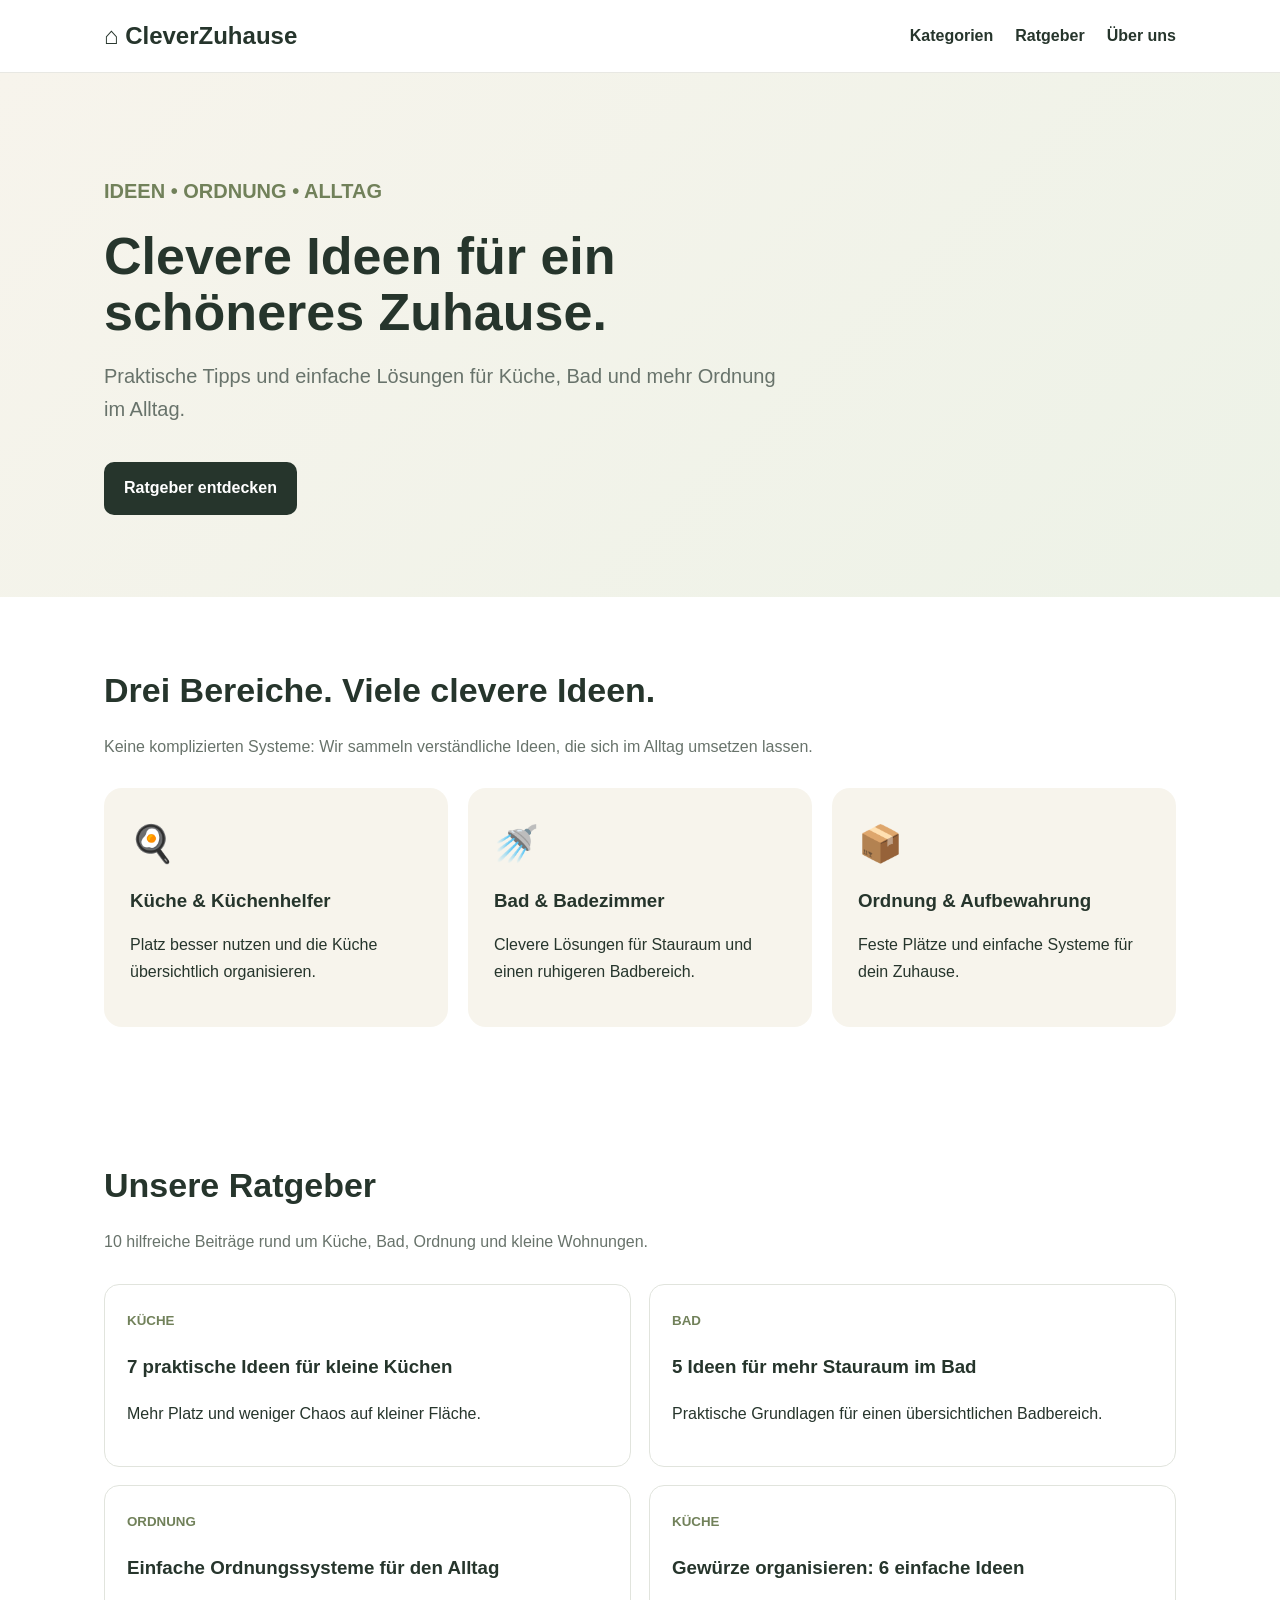
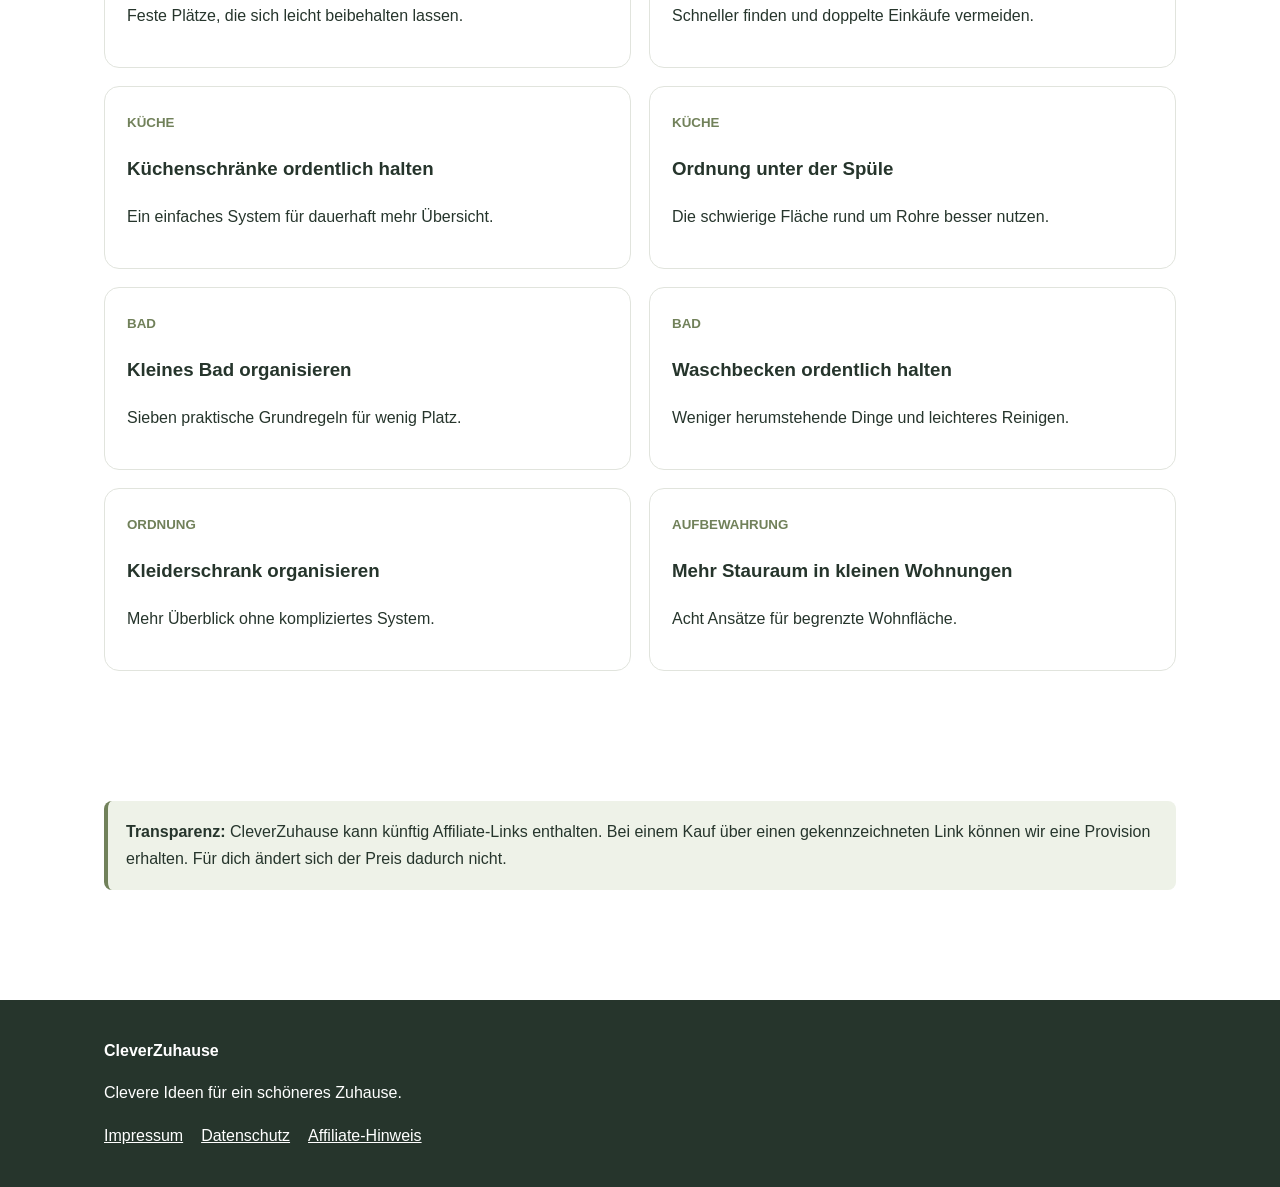
<file: index.html>
<!doctype html><html lang="de"><head><meta charset="utf-8"><meta name="viewport" content="width=device-width,initial-scale=1"><title>CleverZuhause – Ideen für Küche, Bad & Ordnung</title><meta name="description" content="Clevere und praktische Ideen für Küche, Badezimmer, Ordnung und Aufbewahrung."><link rel="stylesheet" href="style.css"></head><body><header><div class="wrap"><nav><a class="brand" href="index.html">⌂ CleverZuhause</a><div class="links"><a href="index.html#kategorien">Kategorien</a><a href="index.html#ratgeber">Ratgeber</a><a href="ueber-uns.html">Über uns</a></div></nav></div></header><main>
<div class="hero"><div class="wrap"><p style="font-weight:800;color:#71815a">IDEEN • ORDNUNG • ALLTAG</p><h1>Clevere Ideen für ein schöneres Zuhause.</h1><p>Praktische Tipps und einfache Lösungen für Küche, Bad und mehr Ordnung im Alltag.</p><a class="btn" href="#ratgeber">Ratgeber entdecken</a></div></div>
<section id="kategorien"><div class="wrap"><h2>Drei Bereiche. Viele clevere Ideen.</h2><p class="intro">Keine komplizierten Systeme: Wir sammeln verständliche Ideen, die sich im Alltag umsetzen lassen.</p><div class="grid">
<div class="card"><div class="icon">🍳</div><h3>Küche & Küchenhelfer</h3><p>Platz besser nutzen und die Küche übersichtlich organisieren.</p></div>
<div class="card"><div class="icon">🚿</div><h3>Bad & Badezimmer</h3><p>Clevere Lösungen für Stauraum und einen ruhigeren Badbereich.</p></div>
<div class="card"><div class="icon">📦</div><h3>Ordnung & Aufbewahrung</h3><p>Feste Plätze und einfache Systeme für dein Zuhause.</p></div>
</div></div></section>
<section id="ratgeber"><div class="wrap"><h2>Unsere Ratgeber</h2><p class="intro">10 hilfreiche Beiträge rund um Küche, Bad, Ordnung und kleine Wohnungen.</p><div class="posts"><a class="post" href="kueche.html"><small>KÜCHE</small><h3>7 praktische Ideen für kleine Küchen</h3><p>Mehr Platz und weniger Chaos auf kleiner Fläche.</p></a><a class="post" href="bad.html"><small>BAD</small><h3>5 Ideen für mehr Stauraum im Bad</h3><p>Praktische Grundlagen für einen übersichtlichen Badbereich.</p></a><a class="post" href="ordnung.html"><small>ORDNUNG</small><h3>Einfache Ordnungssysteme für den Alltag</h3><p>Feste Plätze, die sich leicht beibehalten lassen.</p></a><a class="post" href="gewuerze-organisieren.html"><small>KÜCHE</small><h3>Gewürze organisieren: 6 einfache Ideen</h3><p>Schneller finden und doppelte Einkäufe vermeiden.</p></a><a class="post" href="kuechenschrank-ordnung.html"><small>KÜCHE</small><h3>Küchenschränke ordentlich halten</h3><p>Ein einfaches System für dauerhaft mehr Übersicht.</p></a><a class="post" href="unter-spuele-ordnung.html"><small>KÜCHE</small><h3>Ordnung unter der Spüle</h3><p>Die schwierige Fläche rund um Rohre besser nutzen.</p></a><a class="post" href="kleines-bad-organisieren.html"><small>BAD</small><h3>Kleines Bad organisieren</h3><p>Sieben praktische Grundregeln für wenig Platz.</p></a><a class="post" href="waschbecken-ordnung.html"><small>BAD</small><h3>Waschbecken ordentlich halten</h3><p>Weniger herumstehende Dinge und leichteres Reinigen.</p></a><a class="post" href="kleiderschrank-ordnung.html"><small>ORDNUNG</small><h3>Kleiderschrank organisieren</h3><p>Mehr Überblick ohne kompliziertes System.</p></a><a class="post" href="kleine-wohnung-stauraum.html"><small>AUFBEWAHRUNG</small><h3>Mehr Stauraum in kleinen Wohnungen</h3><p>Acht Ansätze für begrenzte Wohnfläche.</p></a></div></div></section>
<section><div class="wrap"><div class="notice"><strong>Transparenz:</strong> CleverZuhause kann künftig Affiliate-Links enthalten. Bei einem Kauf über einen gekennzeichneten Link können wir eine Provision erhalten. Für dich ändert sich der Preis dadurch nicht.</div></div></section>
</main><footer><div class="wrap"><strong>CleverZuhause</strong><p>Clevere Ideen für ein schöneres Zuhause.</p><a href="impressum.html">Impressum</a><a href="datenschutz.html">Datenschutz</a><a href="affiliate-hinweis.html">Affiliate-Hinweis</a></div></footer></body></html>
</file>
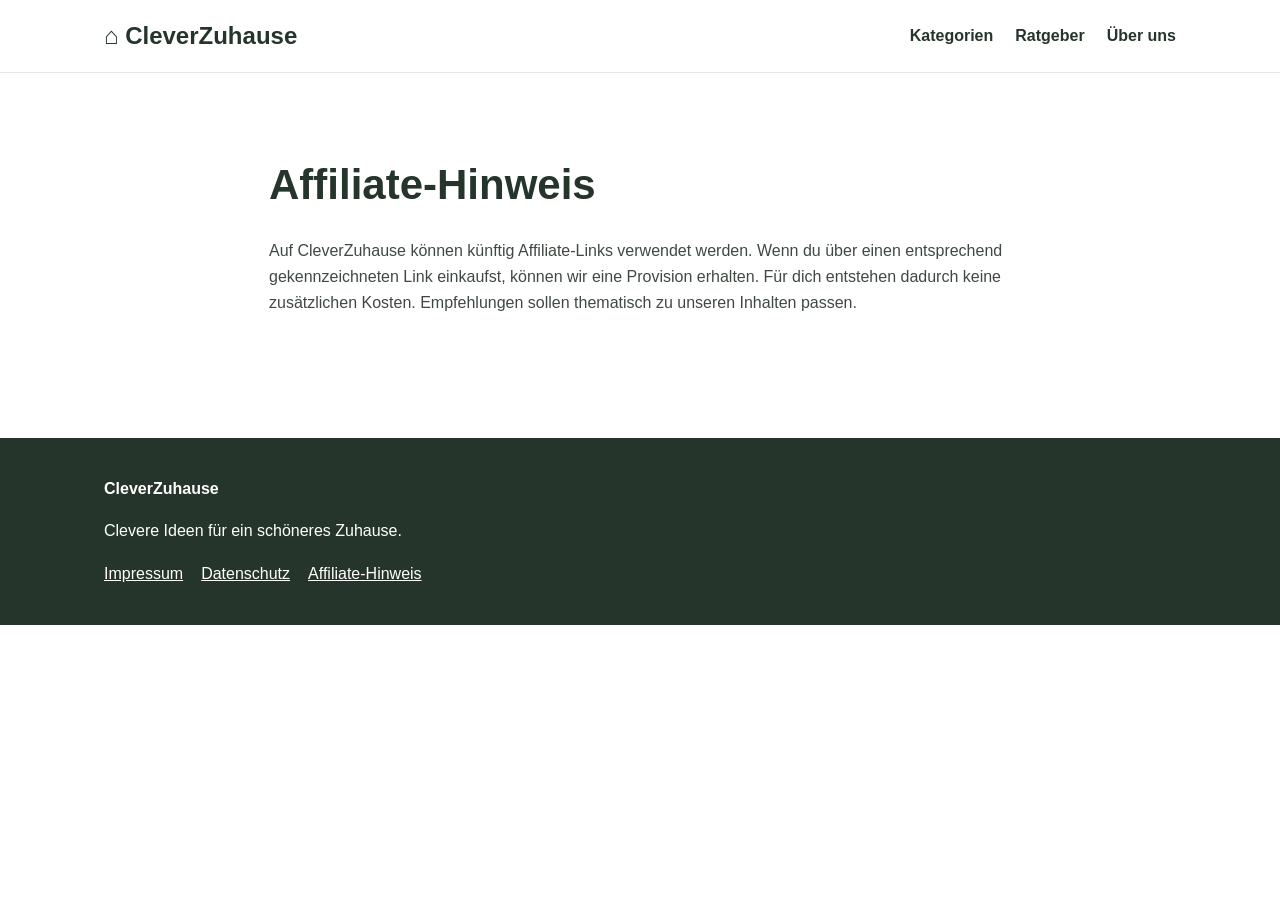
<file: affiliate-hinweis.html>
<!doctype html><html lang="de"><head><meta charset="utf-8"><meta name="viewport" content="width=device-width,initial-scale=1"><title>Affiliate-Hinweis | CleverZuhause</title><link rel="stylesheet" href="style.css"></head><body><header><div class="wrap"><nav><a class="brand" href="index.html">⌂ CleverZuhause</a><div class="links"><a href="index.html#kategorien">Kategorien</a><a href="index.html#ratgeber">Ratgeber</a><a href="ueber-uns.html">Über uns</a></div></nav></div></header><main class="article"><h1>Affiliate-Hinweis</h1><p>Auf CleverZuhause können künftig Affiliate-Links verwendet werden. Wenn du über einen entsprechend gekennzeichneten Link einkaufst, können wir eine Provision erhalten. Für dich entstehen dadurch keine zusätzlichen Kosten. Empfehlungen sollen thematisch zu unseren Inhalten passen.</p></main><footer><div class="wrap"><strong>CleverZuhause</strong><p>Clevere Ideen für ein schöneres Zuhause.</p><a href="impressum.html">Impressum</a><a href="datenschutz.html">Datenschutz</a><a href="affiliate-hinweis.html">Affiliate-Hinweis</a></div></footer></body></html>
</file>
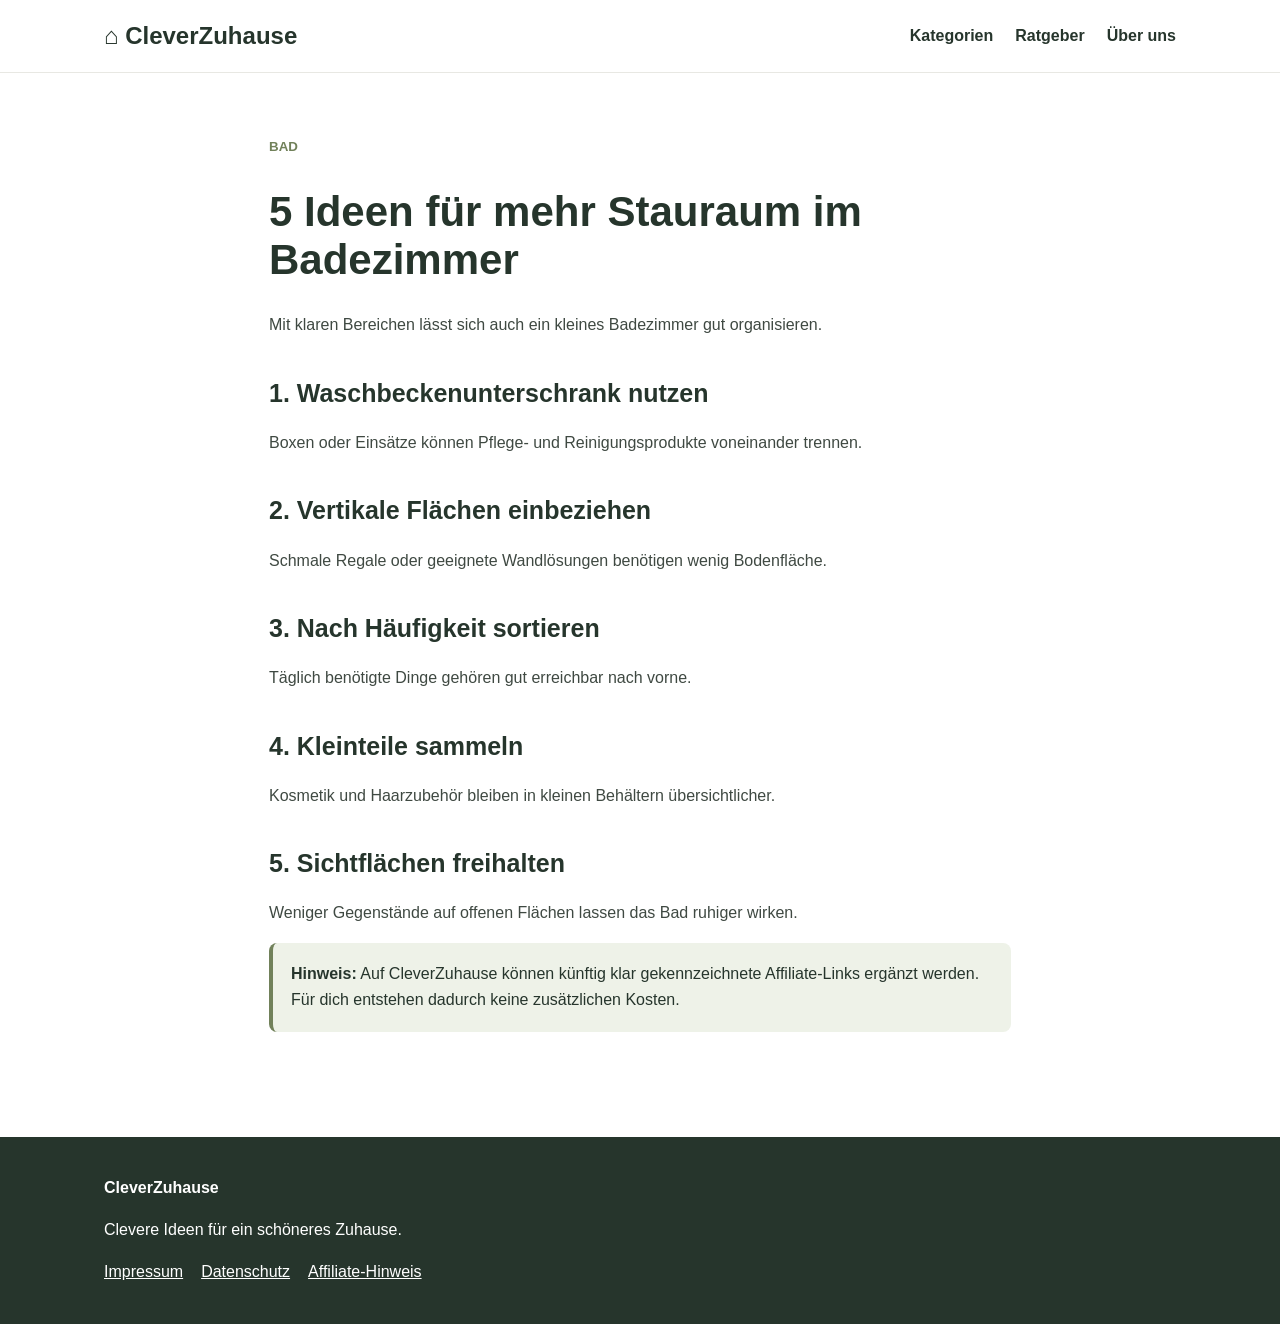
<file: bad.html>
<!doctype html><html lang="de"><head><meta charset="utf-8"><meta name="viewport" content="width=device-width,initial-scale=1"><title>5 Ideen für mehr Stauraum im Badezimmer | CleverZuhause</title><meta name="description" content="Mit klaren Bereichen lässt sich auch ein kleines Badezimmer gut organisieren."><link rel="stylesheet" href="style.css"></head><body><header><div class="wrap"><nav><a class="brand" href="index.html">⌂ CleverZuhause</a><div class="links"><a href="index.html#kategorien">Kategorien</a><a href="index.html#ratgeber">Ratgeber</a><a href="ueber-uns.html">Über uns</a></div></nav></div></header><main class="article"><small>BAD</small><h1>5 Ideen für mehr Stauraum im Badezimmer</h1><p>Mit klaren Bereichen lässt sich auch ein kleines Badezimmer gut organisieren.</p><h2>1. Waschbeckenunterschrank nutzen</h2><p>Boxen oder Einsätze können Pflege- und Reinigungsprodukte voneinander trennen.</p><h2>2. Vertikale Flächen einbeziehen</h2><p>Schmale Regale oder geeignete Wandlösungen benötigen wenig Bodenfläche.</p><h2>3. Nach Häufigkeit sortieren</h2><p>Täglich benötigte Dinge gehören gut erreichbar nach vorne.</p><h2>4. Kleinteile sammeln</h2><p>Kosmetik und Haarzubehör bleiben in kleinen Behältern übersichtlicher.</p><h2>5. Sichtflächen freihalten</h2><p>Weniger Gegenstände auf offenen Flächen lassen das Bad ruhiger wirken.</p><div class="notice"><strong>Hinweis:</strong> Auf CleverZuhause können künftig klar gekennzeichnete Affiliate-Links ergänzt werden. Für dich entstehen dadurch keine zusätzlichen Kosten.</div></main><footer><div class="wrap"><strong>CleverZuhause</strong><p>Clevere Ideen für ein schöneres Zuhause.</p><a href="impressum.html">Impressum</a><a href="datenschutz.html">Datenschutz</a><a href="affiliate-hinweis.html">Affiliate-Hinweis</a></div></footer></body></html>
</file>
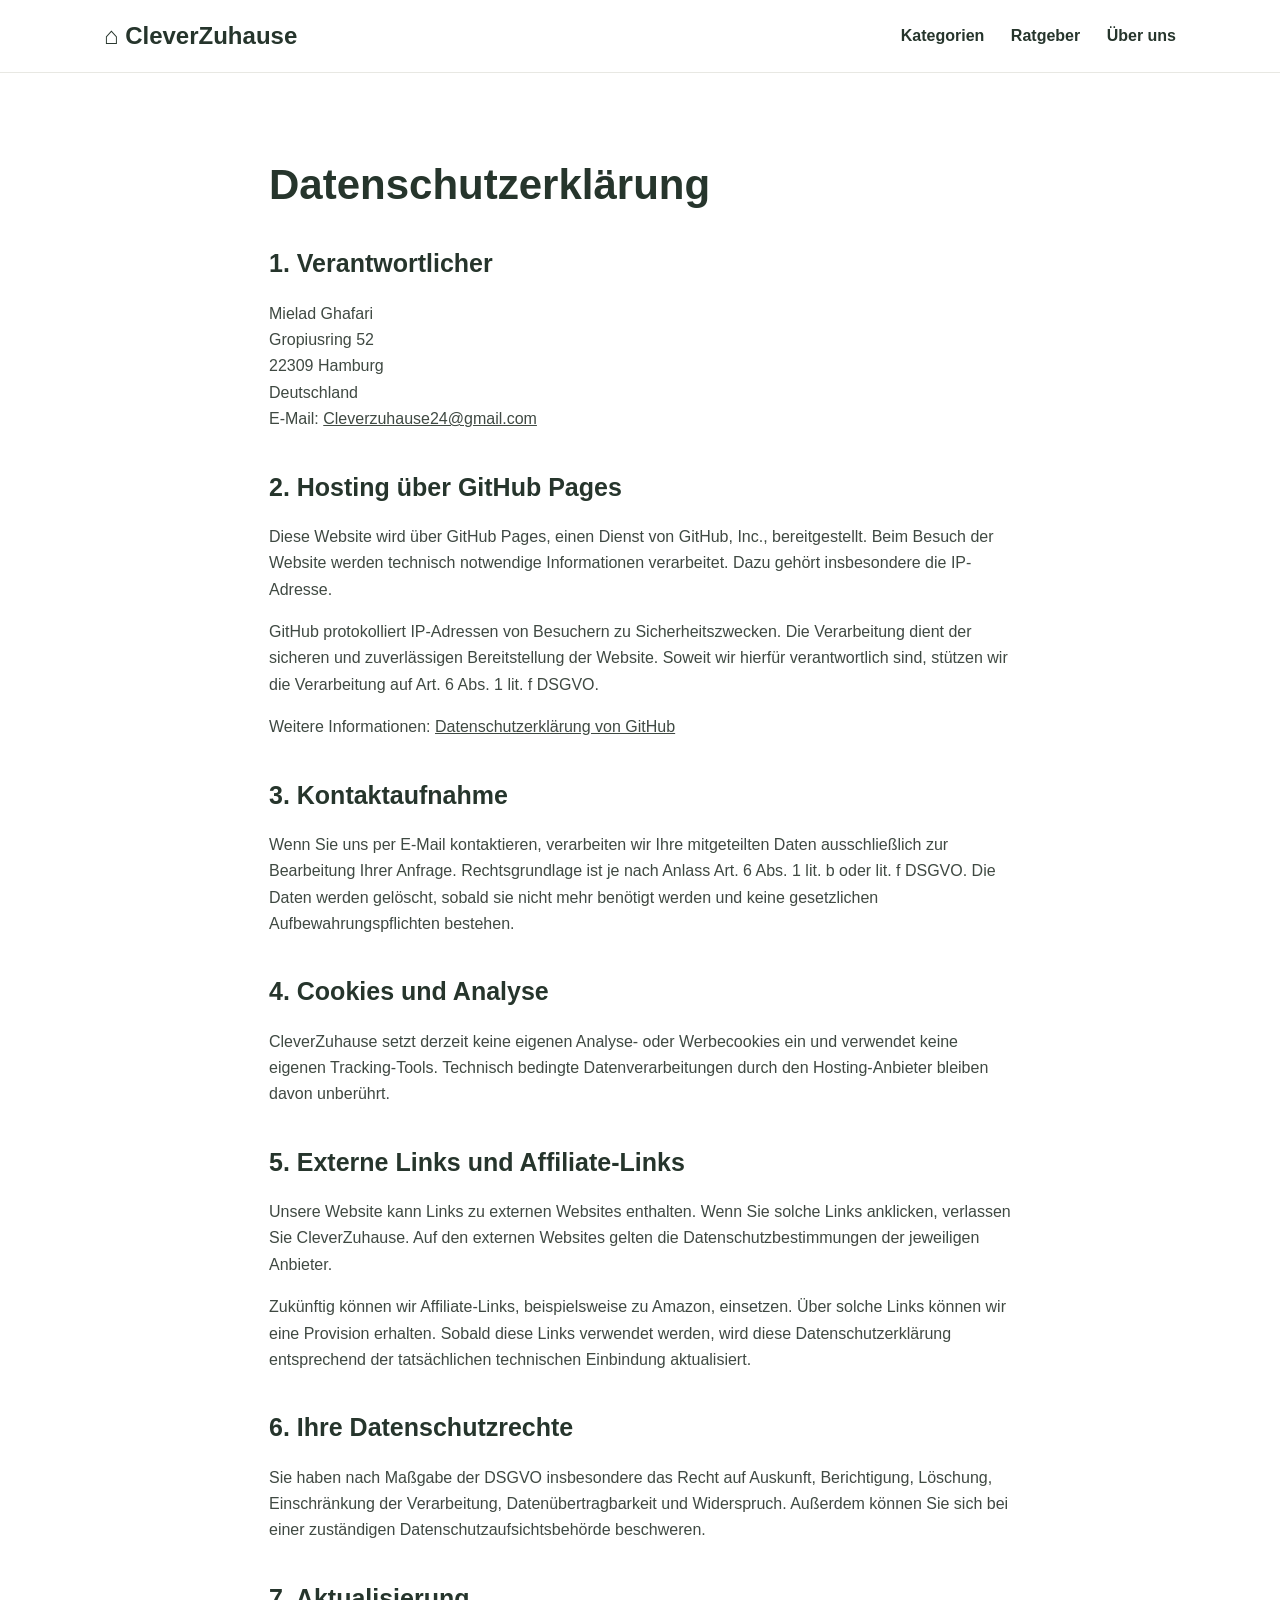
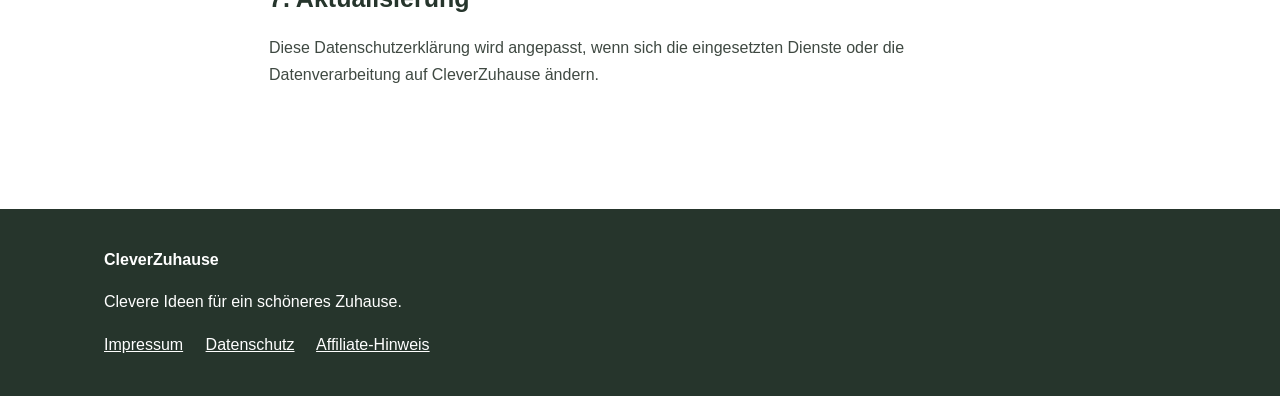
<file: datenschutz.html>
<!DOCTYPE html>
<html lang="de">
<head>
  <meta charset="UTF-8">
  <meta name="viewport" content="width=device-width, initial-scale=1.0">
  <title>Datenschutz | CleverZuhause</title>
  <link rel="stylesheet" href="style.css">
</head>
<body>
  <header>
    <div class="wrap">
      <nav>
        <a class="brand" href="index.html">⌂ CleverZuhause</a>
        <div class="links">
          <a href="index.html#kategorien">Kategorien</a>
          <a href="index.html#ratgeber">Ratgeber</a>
          <a href="ueber-uns.html">Über uns</a>
        </div>
      </nav>
    </div>
  </header>

  <main class="article">
    <h1>Datenschutzerklärung</h1>

    <h2>1. Verantwortlicher</h2>
    <p>
      Mielad Ghafari<br>
      Gropiusring 52<br>
      22309 Hamburg<br>
      Deutschland<br>
      E-Mail:
      <a href="mailto:Cleverzuhause24@gmail.com">
        Cleverzuhause24@gmail.com
      </a>
    </p>

    <h2>2. Hosting über GitHub Pages</h2>
    <p>
      Diese Website wird über GitHub Pages,
      einen Dienst von GitHub, Inc., bereitgestellt.
      Beim Besuch der Website werden technisch
      notwendige Informationen verarbeitet.
      Dazu gehört insbesondere die IP-Adresse.
    </p>
    <p>
      GitHub protokolliert IP-Adressen von Besuchern
      zu Sicherheitszwecken. Die Verarbeitung dient
      der sicheren und zuverlässigen Bereitstellung
      der Website. Soweit wir hierfür verantwortlich
      sind, stützen wir die Verarbeitung auf
      Art. 6 Abs. 1 lit. f DSGVO.
    </p>
    <p>
      Weitere Informationen:
      <a href="https://docs.github.com/en/site-policy/privacy-policies/github-general-privacy-statement">
        Datenschutzerklärung von GitHub
      </a>
    </p>

    <h2>3. Kontaktaufnahme</h2>
    <p>
      Wenn Sie uns per E-Mail kontaktieren,
      verarbeiten wir Ihre mitgeteilten Daten
      ausschließlich zur Bearbeitung Ihrer Anfrage.
      Rechtsgrundlage ist je nach Anlass
      Art. 6 Abs. 1 lit. b oder lit. f DSGVO.
      Die Daten werden gelöscht, sobald sie
      nicht mehr benötigt werden und keine
      gesetzlichen Aufbewahrungspflichten bestehen.
    </p>

    <h2>4. Cookies und Analyse</h2>
    <p>
      CleverZuhause setzt derzeit keine eigenen
      Analyse- oder Werbecookies ein und verwendet
      keine eigenen Tracking-Tools.
      Technisch bedingte Datenverarbeitungen
      durch den Hosting-Anbieter bleiben davon
      unberührt.
    </p>

    <h2>5. Externe Links und Affiliate-Links</h2>
    <p>
      Unsere Website kann Links zu externen
      Websites enthalten. Wenn Sie solche Links
      anklicken, verlassen Sie CleverZuhause.
      Auf den externen Websites gelten die
      Datenschutzbestimmungen der jeweiligen Anbieter.
    </p>
    <p>
      Zukünftig können wir Affiliate-Links,
      beispielsweise zu Amazon, einsetzen.
      Über solche Links können wir eine Provision
      erhalten. Sobald diese Links verwendet werden,
      wird diese Datenschutzerklärung entsprechend
      der tatsächlichen technischen Einbindung
      aktualisiert.
    </p>

    <h2>6. Ihre Datenschutzrechte</h2>
    <p>
      Sie haben nach Maßgabe der DSGVO insbesondere
      das Recht auf Auskunft, Berichtigung,
      Löschung, Einschränkung der Verarbeitung,
      Datenübertragbarkeit und Widerspruch.
      Außerdem können Sie sich bei einer
      zuständigen Datenschutzaufsichtsbehörde
      beschweren.
    </p>

    <h2>7. Aktualisierung</h2>
    <p>
      Diese Datenschutzerklärung wird angepasst,
      wenn sich die eingesetzten Dienste oder
      die Datenverarbeitung auf CleverZuhause ändern.
    </p>
  </main>

  <footer>
    <div class="wrap">
      <strong>CleverZuhause</strong>
      <p>Clevere Ideen für ein schöneres Zuhause.</p>
      <a href="impressum.html">Impressum</a>
      <a href="datenschutz.html">Datenschutz</a>
      <a href="affiliate-hinweis.html">Affiliate-Hinweis</a>
    </div>
  </footer>
</body>
</html>
</file>
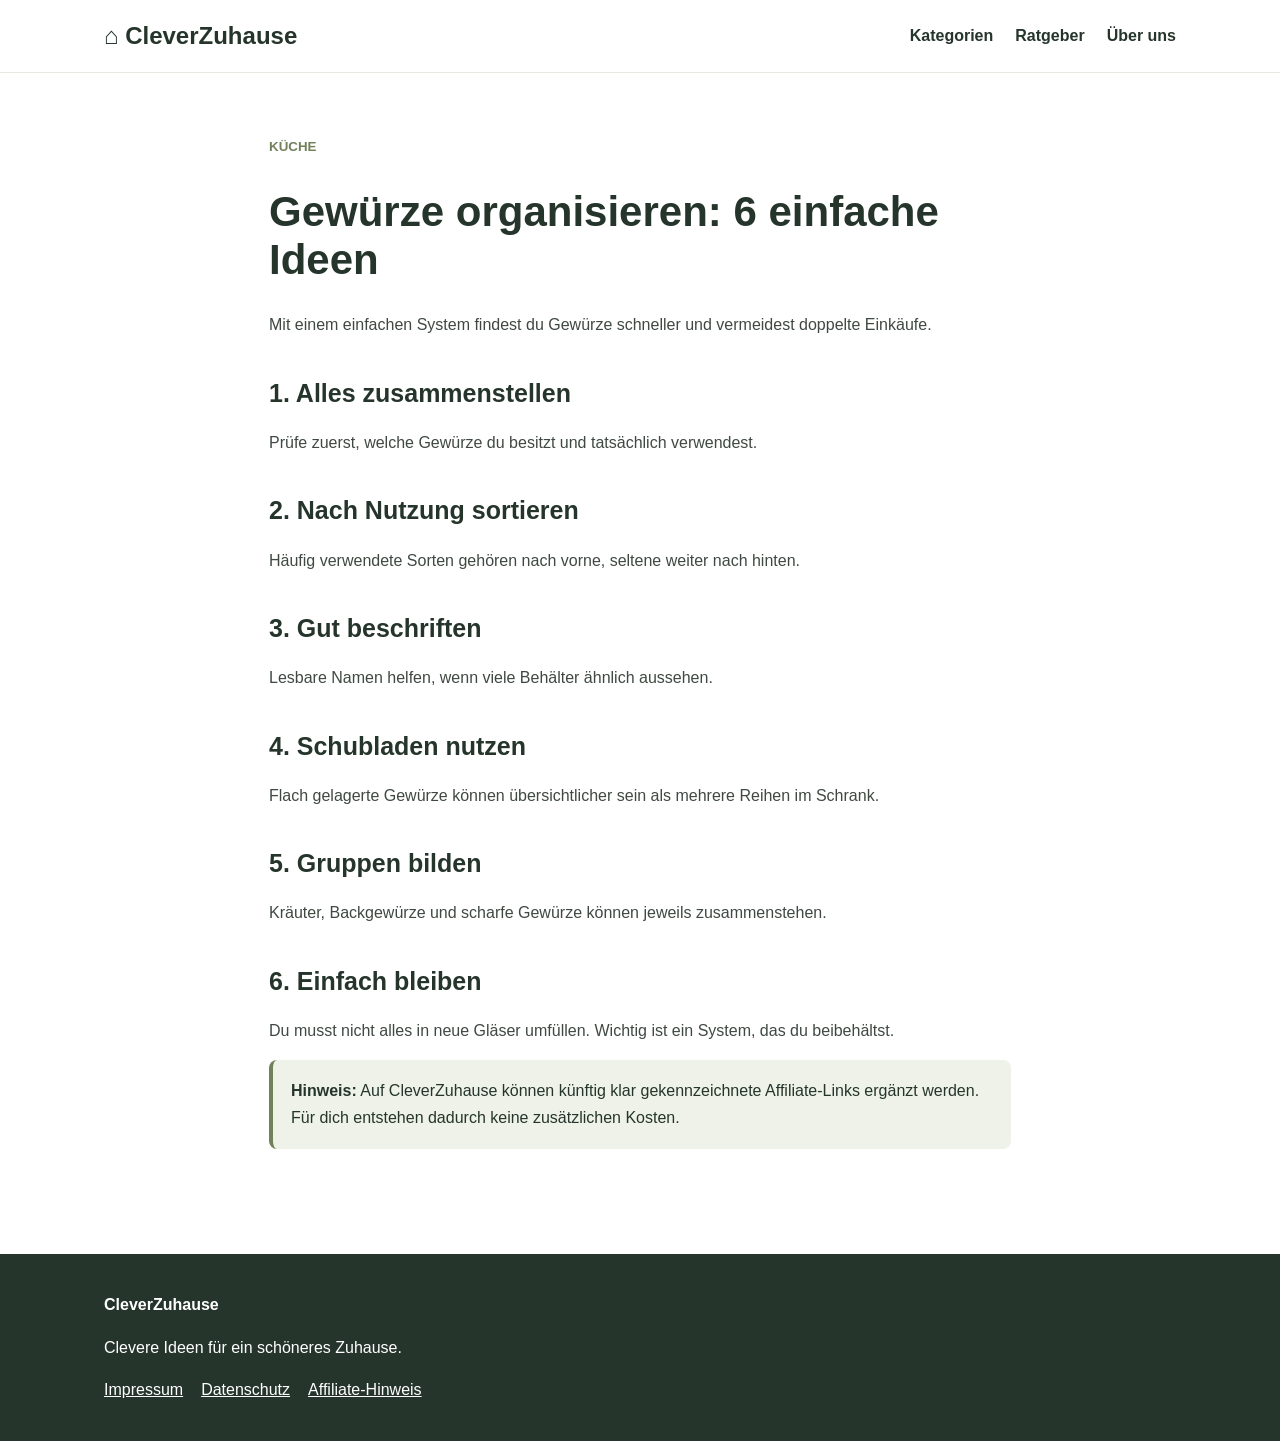
<file: gewuerze-organisieren.html>
<!doctype html><html lang="de"><head><meta charset="utf-8"><meta name="viewport" content="width=device-width,initial-scale=1"><title>Gewürze organisieren: 6 einfache Ideen | CleverZuhause</title><meta name="description" content="Mit einem einfachen System findest du Gewürze schneller und vermeidest doppelte Einkäufe."><link rel="stylesheet" href="style.css"></head><body><header><div class="wrap"><nav><a class="brand" href="index.html">⌂ CleverZuhause</a><div class="links"><a href="index.html#kategorien">Kategorien</a><a href="index.html#ratgeber">Ratgeber</a><a href="ueber-uns.html">Über uns</a></div></nav></div></header><main class="article"><small>KÜCHE</small><h1>Gewürze organisieren: 6 einfache Ideen</h1><p>Mit einem einfachen System findest du Gewürze schneller und vermeidest doppelte Einkäufe.</p><h2>1. Alles zusammenstellen</h2><p>Prüfe zuerst, welche Gewürze du besitzt und tatsächlich verwendest.</p><h2>2. Nach Nutzung sortieren</h2><p>Häufig verwendete Sorten gehören nach vorne, seltene weiter nach hinten.</p><h2>3. Gut beschriften</h2><p>Lesbare Namen helfen, wenn viele Behälter ähnlich aussehen.</p><h2>4. Schubladen nutzen</h2><p>Flach gelagerte Gewürze können übersichtlicher sein als mehrere Reihen im Schrank.</p><h2>5. Gruppen bilden</h2><p>Kräuter, Backgewürze und scharfe Gewürze können jeweils zusammenstehen.</p><h2>6. Einfach bleiben</h2><p>Du musst nicht alles in neue Gläser umfüllen. Wichtig ist ein System, das du beibehältst.</p><div class="notice"><strong>Hinweis:</strong> Auf CleverZuhause können künftig klar gekennzeichnete Affiliate-Links ergänzt werden. Für dich entstehen dadurch keine zusätzlichen Kosten.</div></main><footer><div class="wrap"><strong>CleverZuhause</strong><p>Clevere Ideen für ein schöneres Zuhause.</p><a href="impressum.html">Impressum</a><a href="datenschutz.html">Datenschutz</a><a href="affiliate-hinweis.html">Affiliate-Hinweis</a></div></footer></body></html>
</file>
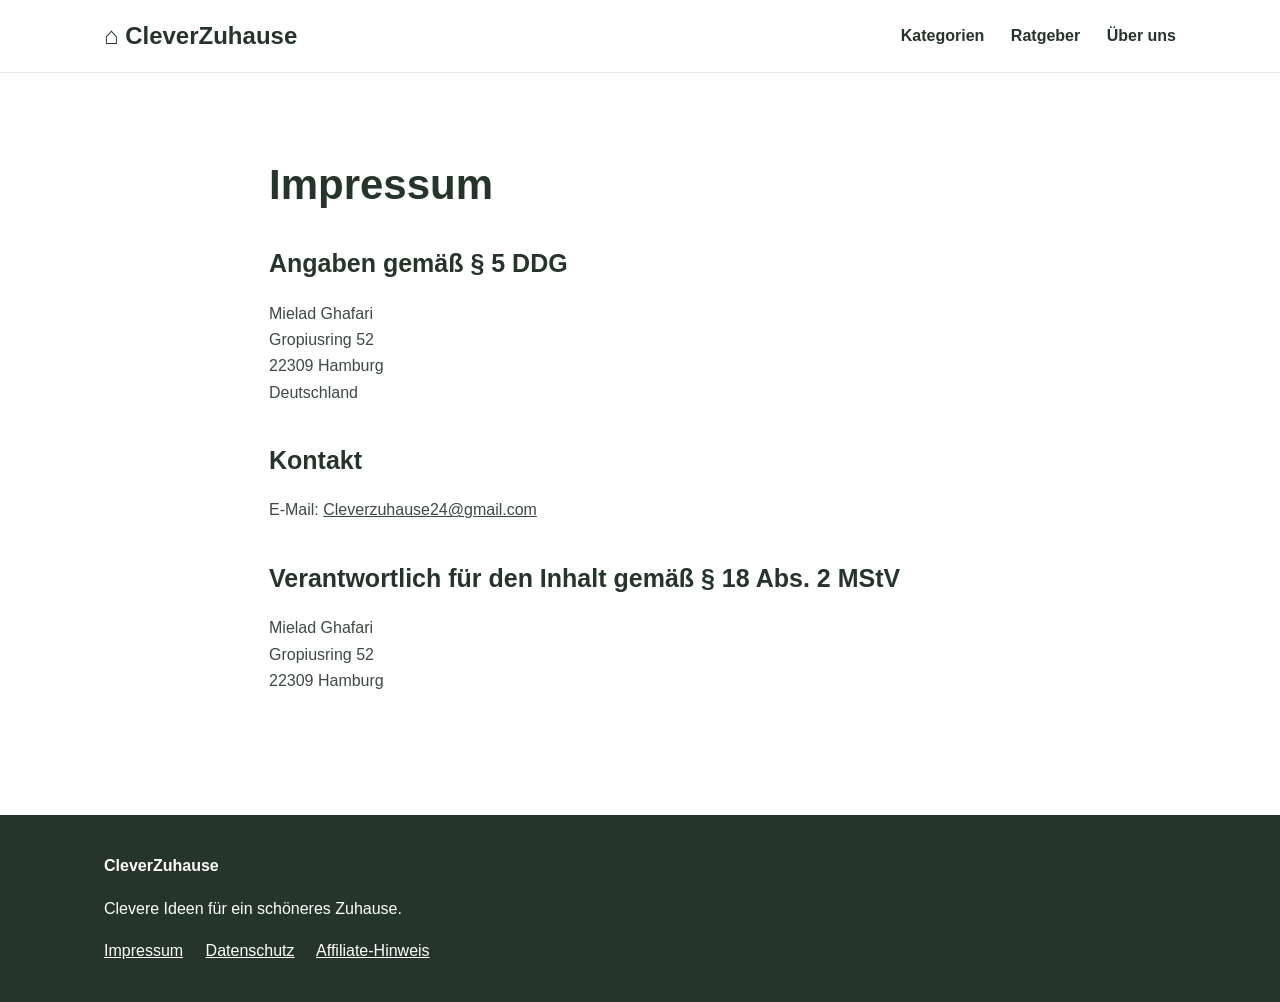
<file: impressum.html>
<!DOCTYPE html>
<html lang="de">
<head>
  <meta charset="UTF-8">
  <meta name="viewport" content="width=device-width, initial-scale=1.0">
  <title>Impressum | CleverZuhause</title>
  <link rel="stylesheet" href="style.css">
</head>
<body>
  <header>
    <div class="wrap">
      <nav>
        <a class="brand" href="index.html">⌂ CleverZuhause</a>
        <div class="links">
          <a href="index.html#kategorien">Kategorien</a>
          <a href="index.html#ratgeber">Ratgeber</a>
          <a href="ueber-uns.html">Über uns</a>
        </div>
      </nav>
    </div>
  </header>

  <main class="article">
    <h1>Impressum</h1>

    <h2>Angaben gemäß § 5 DDG</h2>
    <p>
      Mielad Ghafari<br>
      Gropiusring 52<br>
      22309 Hamburg<br>
      Deutschland
    </p>

    <h2>Kontakt</h2>
    <p>
      E-Mail:
      <a href="mailto:Cleverzuhause24@gmail.com">
        Cleverzuhause24@gmail.com
      </a>
    </p>

    <h2>Verantwortlich für den Inhalt
      gemäß § 18 Abs. 2 MStV</h2>
    <p>
      Mielad Ghafari<br>
      Gropiusring 52<br>
      22309 Hamburg
    </p>
  </main>

  <footer>
    <div class="wrap">
      <strong>CleverZuhause</strong>
      <p>Clevere Ideen für ein schöneres Zuhause.</p>
      <a href="impressum.html">Impressum</a>
      <a href="datenschutz.html">Datenschutz</a>
      <a href="affiliate-hinweis.html">Affiliate-Hinweis</a>
    </div>
  </footer>
</body>
</html>
</file>
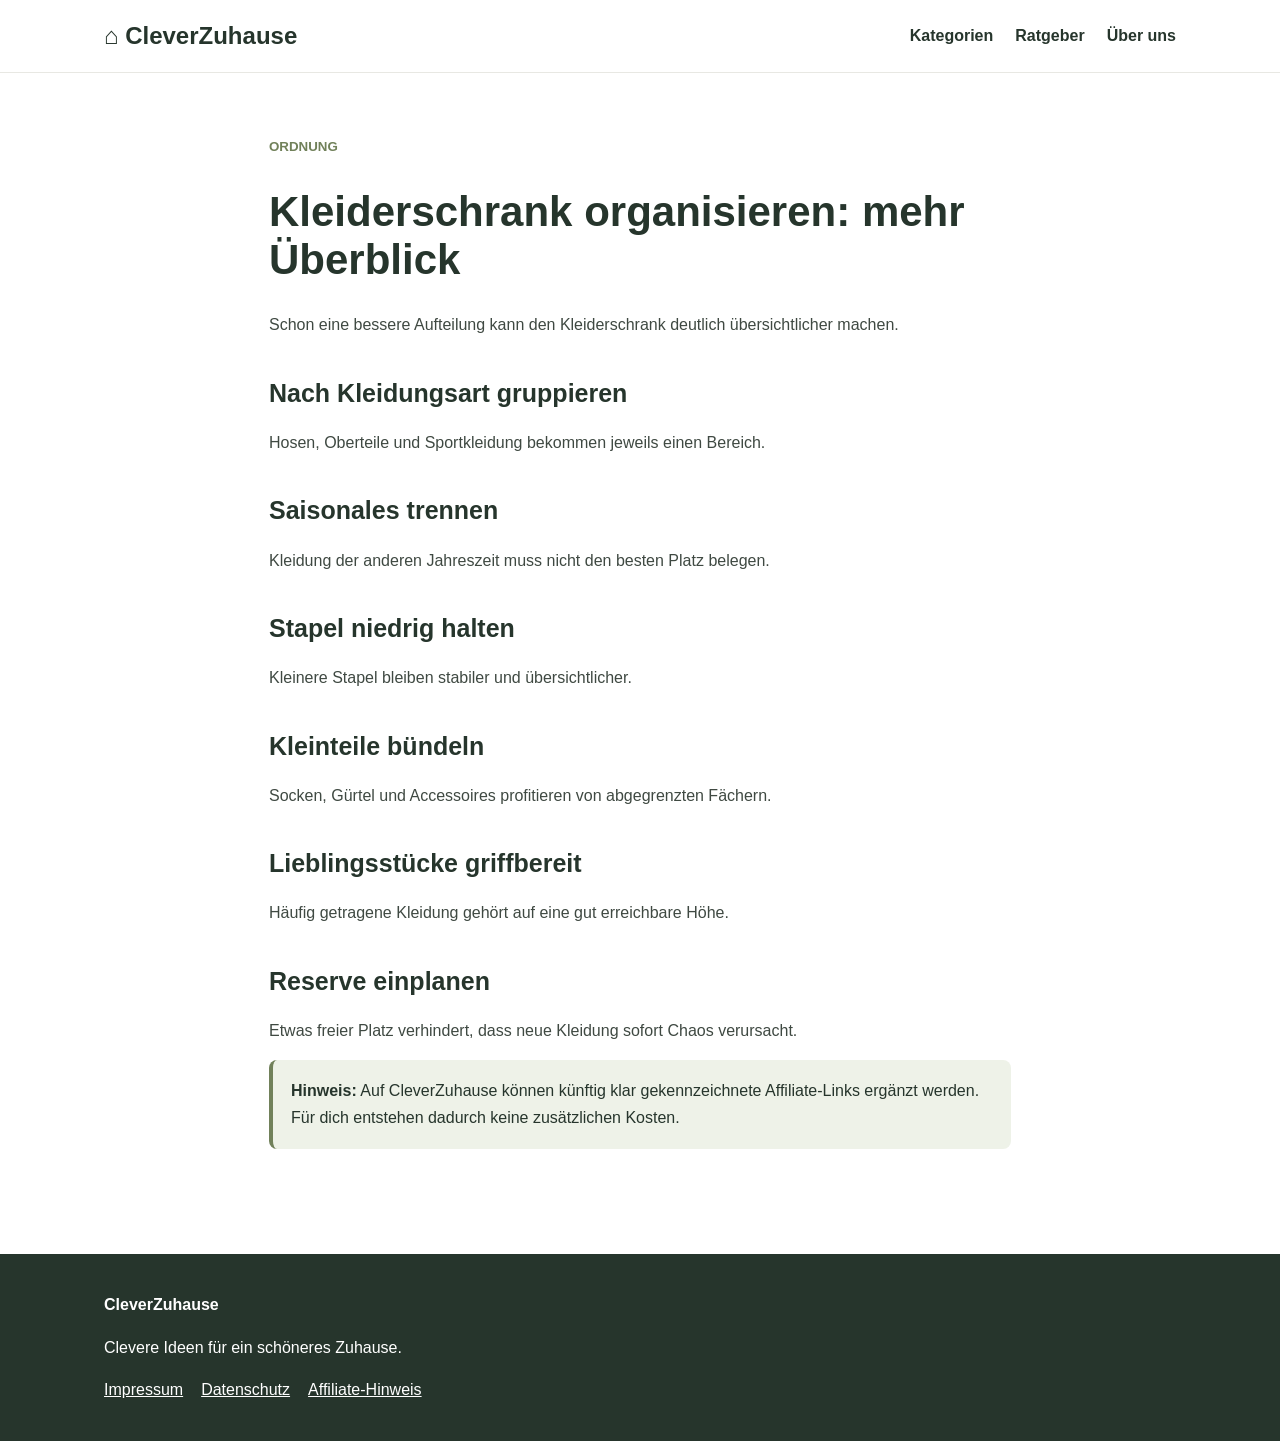
<file: kleiderschrank-ordnung.html>
<!doctype html><html lang="de"><head><meta charset="utf-8"><meta name="viewport" content="width=device-width,initial-scale=1"><title>Kleiderschrank organisieren: mehr Überblick | CleverZuhause</title><meta name="description" content="Schon eine bessere Aufteilung kann den Kleiderschrank deutlich übersichtlicher machen."><link rel="stylesheet" href="style.css"></head><body><header><div class="wrap"><nav><a class="brand" href="index.html">⌂ CleverZuhause</a><div class="links"><a href="index.html#kategorien">Kategorien</a><a href="index.html#ratgeber">Ratgeber</a><a href="ueber-uns.html">Über uns</a></div></nav></div></header><main class="article"><small>ORDNUNG</small><h1>Kleiderschrank organisieren: mehr Überblick</h1><p>Schon eine bessere Aufteilung kann den Kleiderschrank deutlich übersichtlicher machen.</p><h2>Nach Kleidungsart gruppieren</h2><p>Hosen, Oberteile und Sportkleidung bekommen jeweils einen Bereich.</p><h2>Saisonales trennen</h2><p>Kleidung der anderen Jahreszeit muss nicht den besten Platz belegen.</p><h2>Stapel niedrig halten</h2><p>Kleinere Stapel bleiben stabiler und übersichtlicher.</p><h2>Kleinteile bündeln</h2><p>Socken, Gürtel und Accessoires profitieren von abgegrenzten Fächern.</p><h2>Lieblingsstücke griffbereit</h2><p>Häufig getragene Kleidung gehört auf eine gut erreichbare Höhe.</p><h2>Reserve einplanen</h2><p>Etwas freier Platz verhindert, dass neue Kleidung sofort Chaos verursacht.</p><div class="notice"><strong>Hinweis:</strong> Auf CleverZuhause können künftig klar gekennzeichnete Affiliate-Links ergänzt werden. Für dich entstehen dadurch keine zusätzlichen Kosten.</div></main><footer><div class="wrap"><strong>CleverZuhause</strong><p>Clevere Ideen für ein schöneres Zuhause.</p><a href="impressum.html">Impressum</a><a href="datenschutz.html">Datenschutz</a><a href="affiliate-hinweis.html">Affiliate-Hinweis</a></div></footer></body></html>
</file>
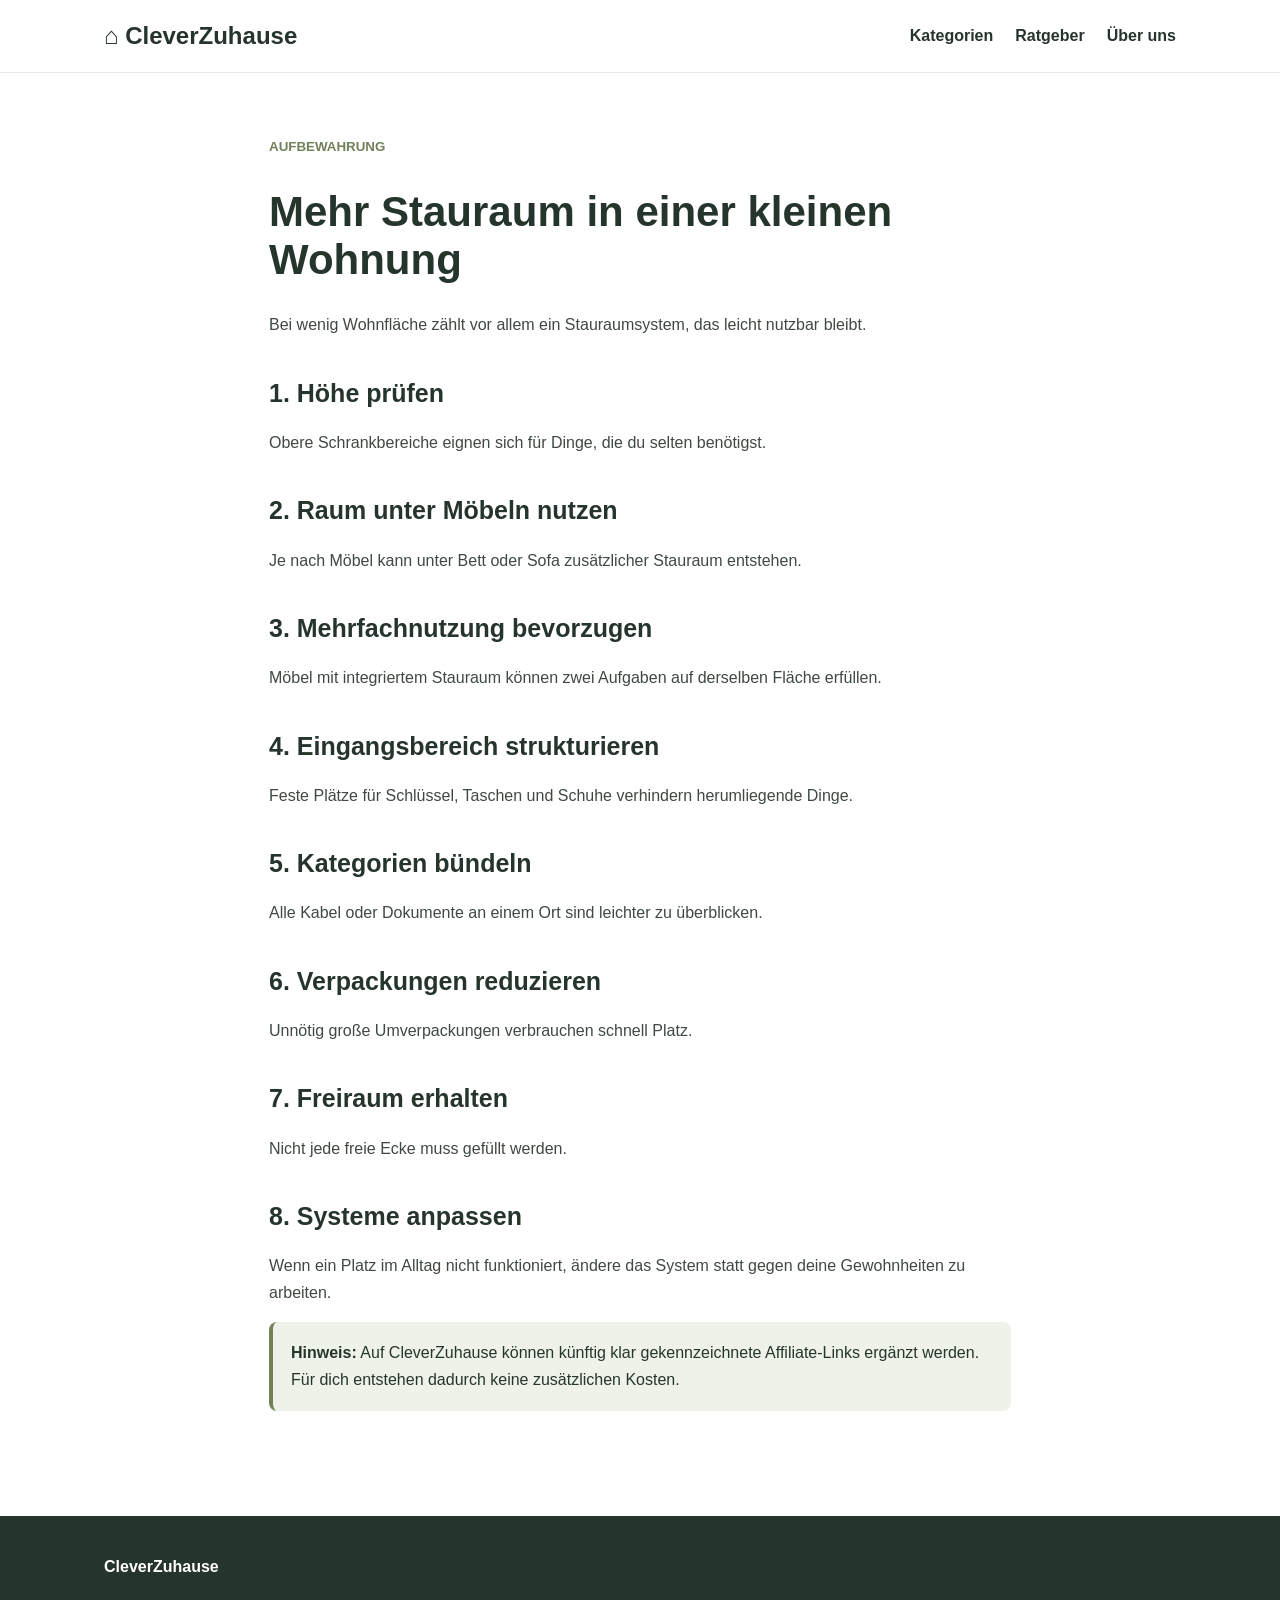
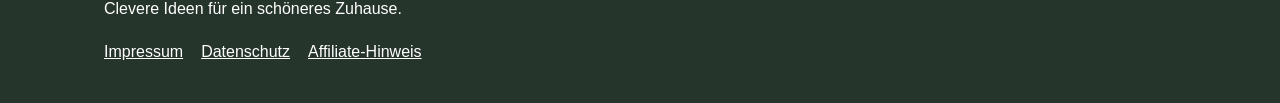
<file: kleine-wohnung-stauraum.html>
<!doctype html><html lang="de"><head><meta charset="utf-8"><meta name="viewport" content="width=device-width,initial-scale=1"><title>Mehr Stauraum in einer kleinen Wohnung | CleverZuhause</title><meta name="description" content="Bei wenig Wohnfläche zählt vor allem ein Stauraumsystem, das leicht nutzbar bleibt."><link rel="stylesheet" href="style.css"></head><body><header><div class="wrap"><nav><a class="brand" href="index.html">⌂ CleverZuhause</a><div class="links"><a href="index.html#kategorien">Kategorien</a><a href="index.html#ratgeber">Ratgeber</a><a href="ueber-uns.html">Über uns</a></div></nav></div></header><main class="article"><small>AUFBEWAHRUNG</small><h1>Mehr Stauraum in einer kleinen Wohnung</h1><p>Bei wenig Wohnfläche zählt vor allem ein Stauraumsystem, das leicht nutzbar bleibt.</p><h2>1. Höhe prüfen</h2><p>Obere Schrankbereiche eignen sich für Dinge, die du selten benötigst.</p><h2>2. Raum unter Möbeln nutzen</h2><p>Je nach Möbel kann unter Bett oder Sofa zusätzlicher Stauraum entstehen.</p><h2>3. Mehrfachnutzung bevorzugen</h2><p>Möbel mit integriertem Stauraum können zwei Aufgaben auf derselben Fläche erfüllen.</p><h2>4. Eingangsbereich strukturieren</h2><p>Feste Plätze für Schlüssel, Taschen und Schuhe verhindern herumliegende Dinge.</p><h2>5. Kategorien bündeln</h2><p>Alle Kabel oder Dokumente an einem Ort sind leichter zu überblicken.</p><h2>6. Verpackungen reduzieren</h2><p>Unnötig große Umverpackungen verbrauchen schnell Platz.</p><h2>7. Freiraum erhalten</h2><p>Nicht jede freie Ecke muss gefüllt werden.</p><h2>8. Systeme anpassen</h2><p>Wenn ein Platz im Alltag nicht funktioniert, ändere das System statt gegen deine Gewohnheiten zu arbeiten.</p><div class="notice"><strong>Hinweis:</strong> Auf CleverZuhause können künftig klar gekennzeichnete Affiliate-Links ergänzt werden. Für dich entstehen dadurch keine zusätzlichen Kosten.</div></main><footer><div class="wrap"><strong>CleverZuhause</strong><p>Clevere Ideen für ein schöneres Zuhause.</p><a href="impressum.html">Impressum</a><a href="datenschutz.html">Datenschutz</a><a href="affiliate-hinweis.html">Affiliate-Hinweis</a></div></footer></body></html>
</file>
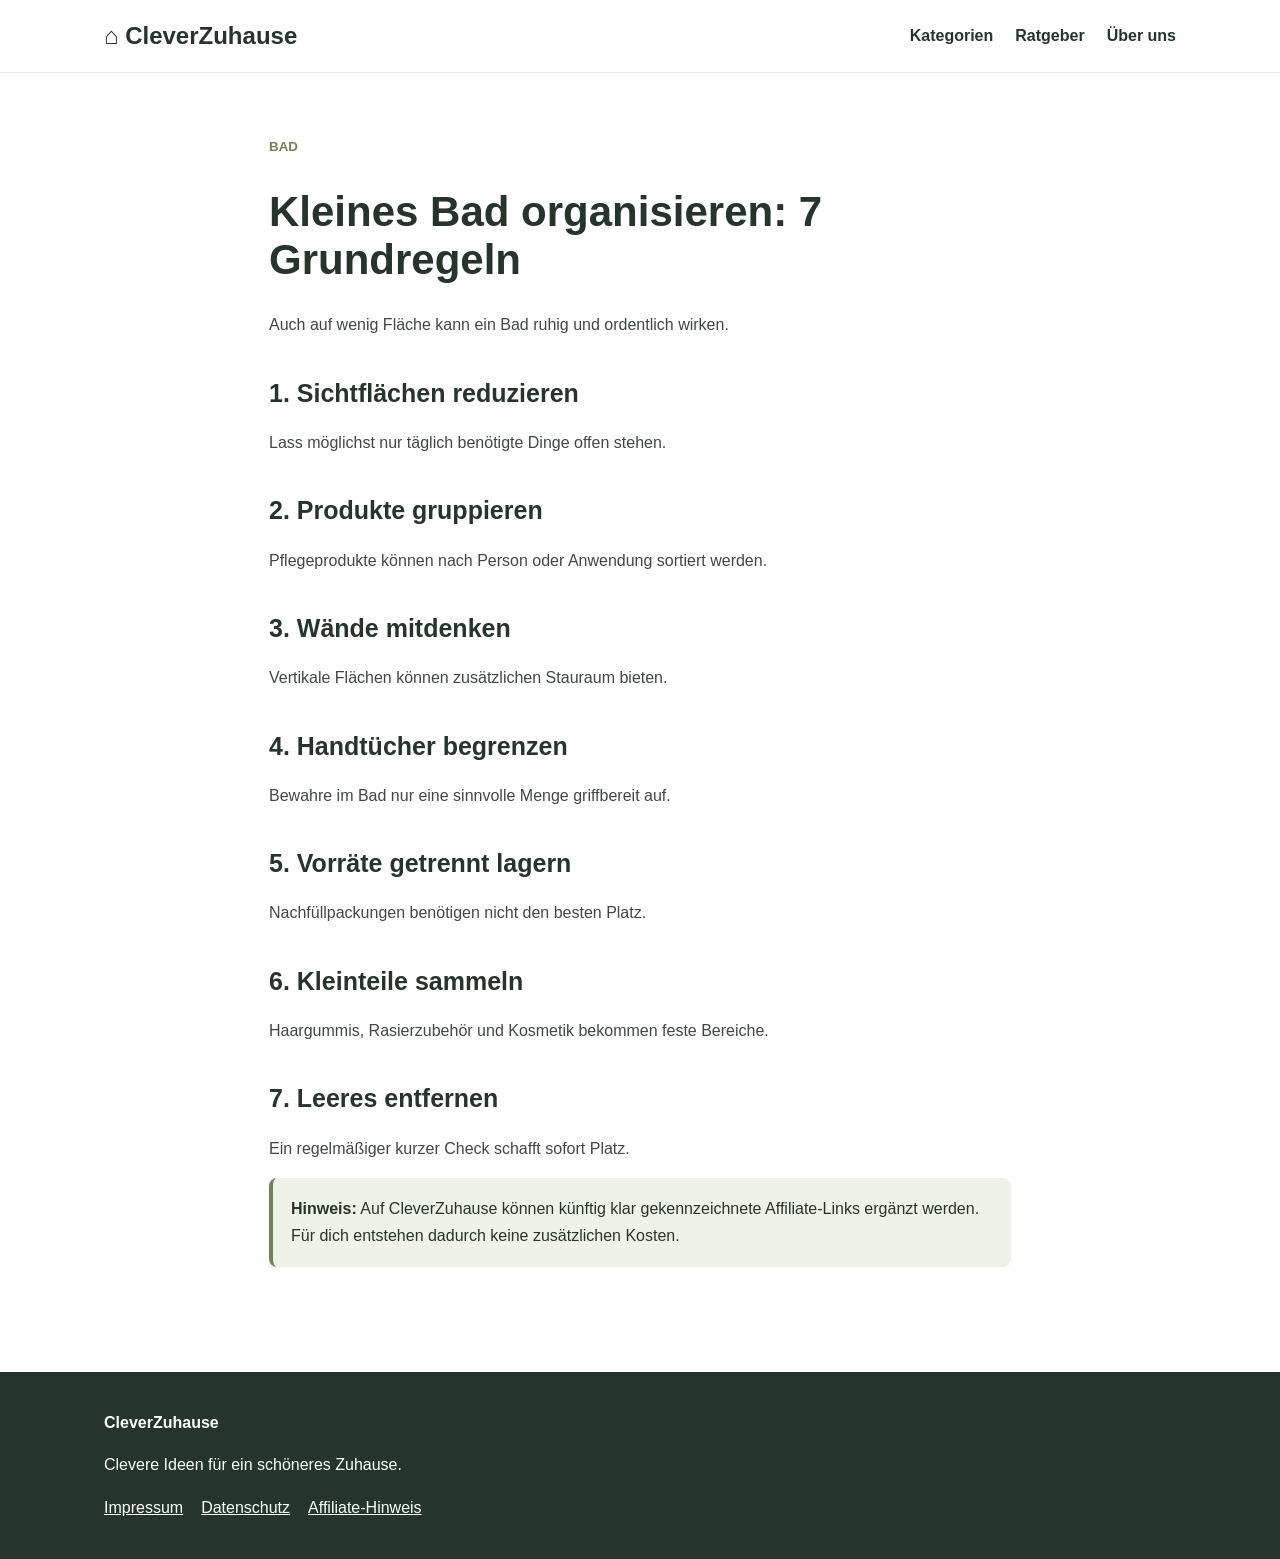
<file: kleines-bad-organisieren.html>
<!doctype html><html lang="de"><head><meta charset="utf-8"><meta name="viewport" content="width=device-width,initial-scale=1"><title>Kleines Bad organisieren: 7 Grundregeln | CleverZuhause</title><meta name="description" content="Auch auf wenig Fläche kann ein Bad ruhig und ordentlich wirken."><link rel="stylesheet" href="style.css"></head><body><header><div class="wrap"><nav><a class="brand" href="index.html">⌂ CleverZuhause</a><div class="links"><a href="index.html#kategorien">Kategorien</a><a href="index.html#ratgeber">Ratgeber</a><a href="ueber-uns.html">Über uns</a></div></nav></div></header><main class="article"><small>BAD</small><h1>Kleines Bad organisieren: 7 Grundregeln</h1><p>Auch auf wenig Fläche kann ein Bad ruhig und ordentlich wirken.</p><h2>1. Sichtflächen reduzieren</h2><p>Lass möglichst nur täglich benötigte Dinge offen stehen.</p><h2>2. Produkte gruppieren</h2><p>Pflegeprodukte können nach Person oder Anwendung sortiert werden.</p><h2>3. Wände mitdenken</h2><p>Vertikale Flächen können zusätzlichen Stauraum bieten.</p><h2>4. Handtücher begrenzen</h2><p>Bewahre im Bad nur eine sinnvolle Menge griffbereit auf.</p><h2>5. Vorräte getrennt lagern</h2><p>Nachfüllpackungen benötigen nicht den besten Platz.</p><h2>6. Kleinteile sammeln</h2><p>Haargummis, Rasierzubehör und Kosmetik bekommen feste Bereiche.</p><h2>7. Leeres entfernen</h2><p>Ein regelmäßiger kurzer Check schafft sofort Platz.</p><div class="notice"><strong>Hinweis:</strong> Auf CleverZuhause können künftig klar gekennzeichnete Affiliate-Links ergänzt werden. Für dich entstehen dadurch keine zusätzlichen Kosten.</div></main><footer><div class="wrap"><strong>CleverZuhause</strong><p>Clevere Ideen für ein schöneres Zuhause.</p><a href="impressum.html">Impressum</a><a href="datenschutz.html">Datenschutz</a><a href="affiliate-hinweis.html">Affiliate-Hinweis</a></div></footer></body></html>
</file>
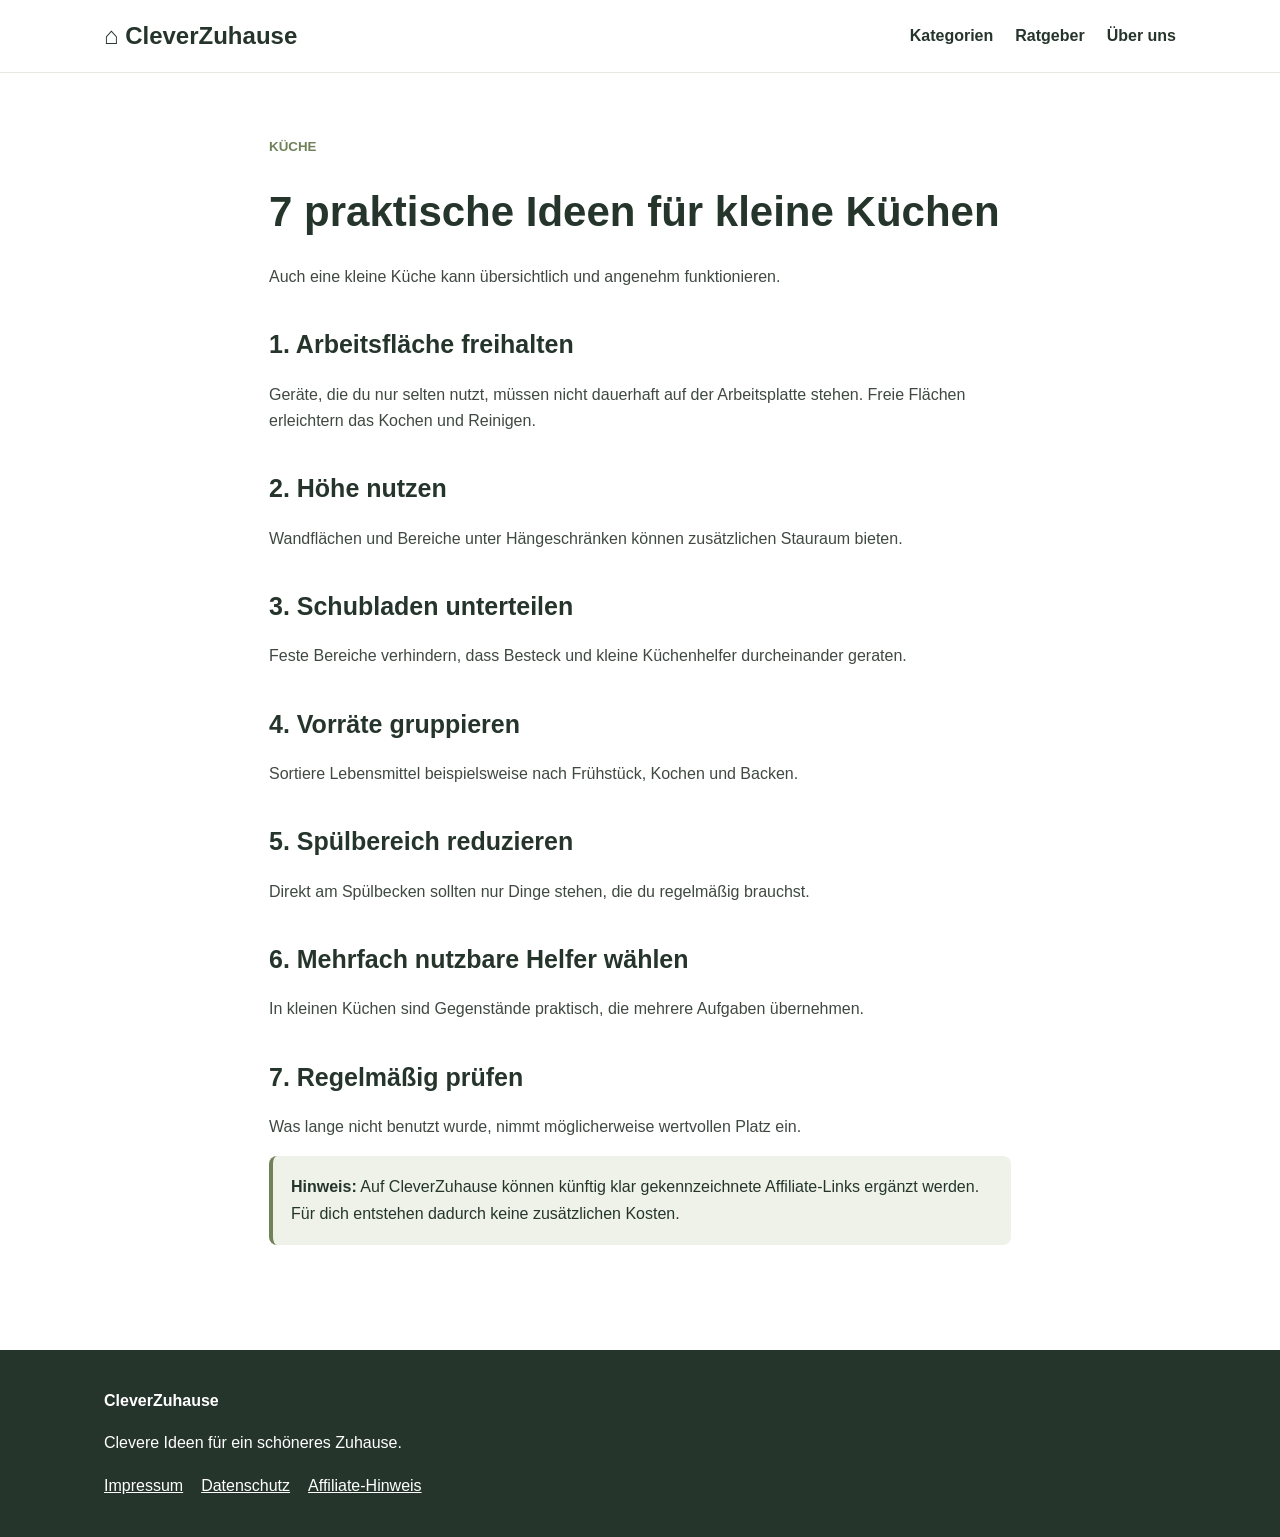
<file: kueche.html>
<!doctype html><html lang="de"><head><meta charset="utf-8"><meta name="viewport" content="width=device-width,initial-scale=1"><title>7 praktische Ideen für kleine Küchen | CleverZuhause</title><meta name="description" content="Auch eine kleine Küche kann übersichtlich und angenehm funktionieren."><link rel="stylesheet" href="style.css"></head><body><header><div class="wrap"><nav><a class="brand" href="index.html">⌂ CleverZuhause</a><div class="links"><a href="index.html#kategorien">Kategorien</a><a href="index.html#ratgeber">Ratgeber</a><a href="ueber-uns.html">Über uns</a></div></nav></div></header><main class="article"><small>KÜCHE</small><h1>7 praktische Ideen für kleine Küchen</h1><p>Auch eine kleine Küche kann übersichtlich und angenehm funktionieren.</p><h2>1. Arbeitsfläche freihalten</h2><p>Geräte, die du nur selten nutzt, müssen nicht dauerhaft auf der Arbeitsplatte stehen. Freie Flächen erleichtern das Kochen und Reinigen.</p><h2>2. Höhe nutzen</h2><p>Wandflächen und Bereiche unter Hängeschränken können zusätzlichen Stauraum bieten.</p><h2>3. Schubladen unterteilen</h2><p>Feste Bereiche verhindern, dass Besteck und kleine Küchenhelfer durcheinander geraten.</p><h2>4. Vorräte gruppieren</h2><p>Sortiere Lebensmittel beispielsweise nach Frühstück, Kochen und Backen.</p><h2>5. Spülbereich reduzieren</h2><p>Direkt am Spülbecken sollten nur Dinge stehen, die du regelmäßig brauchst.</p><h2>6. Mehrfach nutzbare Helfer wählen</h2><p>In kleinen Küchen sind Gegenstände praktisch, die mehrere Aufgaben übernehmen.</p><h2>7. Regelmäßig prüfen</h2><p>Was lange nicht benutzt wurde, nimmt möglicherweise wertvollen Platz ein.</p><div class="notice"><strong>Hinweis:</strong> Auf CleverZuhause können künftig klar gekennzeichnete Affiliate-Links ergänzt werden. Für dich entstehen dadurch keine zusätzlichen Kosten.</div></main><footer><div class="wrap"><strong>CleverZuhause</strong><p>Clevere Ideen für ein schöneres Zuhause.</p><a href="impressum.html">Impressum</a><a href="datenschutz.html">Datenschutz</a><a href="affiliate-hinweis.html">Affiliate-Hinweis</a></div></footer></body></html>
</file>
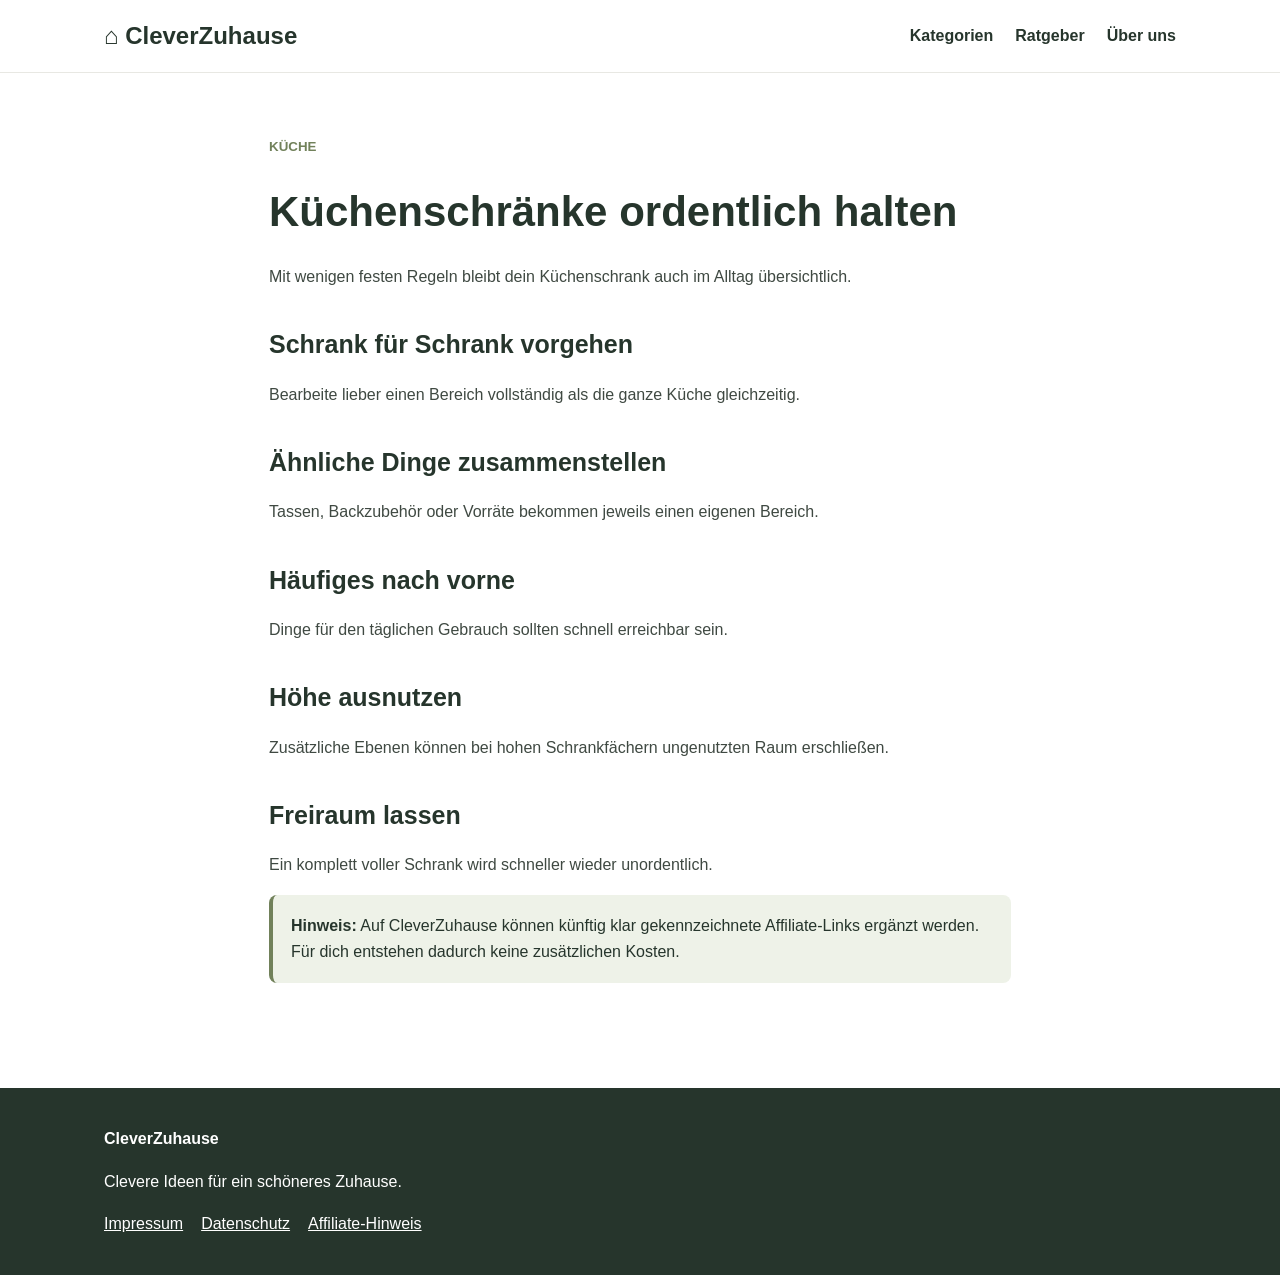
<file: kuechenschrank-ordnung.html>
<!doctype html><html lang="de"><head><meta charset="utf-8"><meta name="viewport" content="width=device-width,initial-scale=1"><title>Küchenschränke ordentlich halten | CleverZuhause</title><meta name="description" content="Mit wenigen festen Regeln bleibt dein Küchenschrank auch im Alltag übersichtlich."><link rel="stylesheet" href="style.css"></head><body><header><div class="wrap"><nav><a class="brand" href="index.html">⌂ CleverZuhause</a><div class="links"><a href="index.html#kategorien">Kategorien</a><a href="index.html#ratgeber">Ratgeber</a><a href="ueber-uns.html">Über uns</a></div></nav></div></header><main class="article"><small>KÜCHE</small><h1>Küchenschränke ordentlich halten</h1><p>Mit wenigen festen Regeln bleibt dein Küchenschrank auch im Alltag übersichtlich.</p><h2>Schrank für Schrank vorgehen</h2><p>Bearbeite lieber einen Bereich vollständig als die ganze Küche gleichzeitig.</p><h2>Ähnliche Dinge zusammenstellen</h2><p>Tassen, Backzubehör oder Vorräte bekommen jeweils einen eigenen Bereich.</p><h2>Häufiges nach vorne</h2><p>Dinge für den täglichen Gebrauch sollten schnell erreichbar sein.</p><h2>Höhe ausnutzen</h2><p>Zusätzliche Ebenen können bei hohen Schrankfächern ungenutzten Raum erschließen.</p><h2>Freiraum lassen</h2><p>Ein komplett voller Schrank wird schneller wieder unordentlich.</p><div class="notice"><strong>Hinweis:</strong> Auf CleverZuhause können künftig klar gekennzeichnete Affiliate-Links ergänzt werden. Für dich entstehen dadurch keine zusätzlichen Kosten.</div></main><footer><div class="wrap"><strong>CleverZuhause</strong><p>Clevere Ideen für ein schöneres Zuhause.</p><a href="impressum.html">Impressum</a><a href="datenschutz.html">Datenschutz</a><a href="affiliate-hinweis.html">Affiliate-Hinweis</a></div></footer></body></html>
</file>
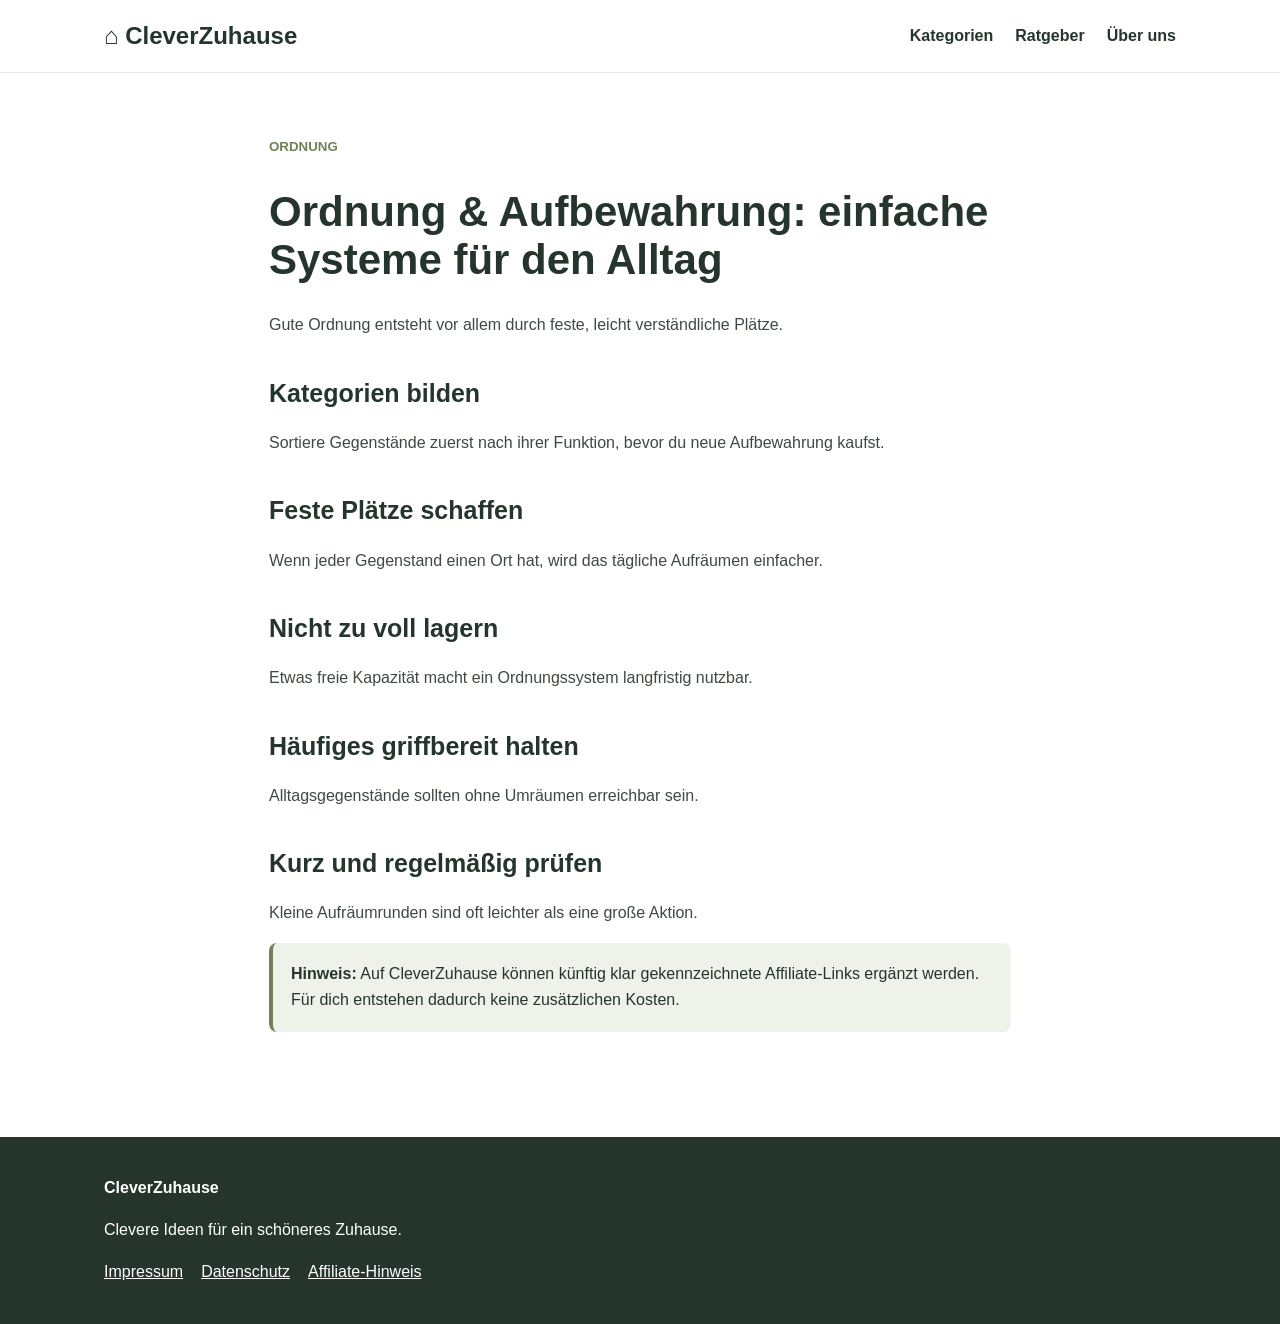
<file: ordnung.html>
<!doctype html><html lang="de"><head><meta charset="utf-8"><meta name="viewport" content="width=device-width,initial-scale=1"><title>Ordnung & Aufbewahrung: einfache Systeme für den Alltag | CleverZuhause</title><meta name="description" content="Gute Ordnung entsteht vor allem durch feste, leicht verständliche Plätze."><link rel="stylesheet" href="style.css"></head><body><header><div class="wrap"><nav><a class="brand" href="index.html">⌂ CleverZuhause</a><div class="links"><a href="index.html#kategorien">Kategorien</a><a href="index.html#ratgeber">Ratgeber</a><a href="ueber-uns.html">Über uns</a></div></nav></div></header><main class="article"><small>ORDNUNG</small><h1>Ordnung & Aufbewahrung: einfache Systeme für den Alltag</h1><p>Gute Ordnung entsteht vor allem durch feste, leicht verständliche Plätze.</p><h2>Kategorien bilden</h2><p>Sortiere Gegenstände zuerst nach ihrer Funktion, bevor du neue Aufbewahrung kaufst.</p><h2>Feste Plätze schaffen</h2><p>Wenn jeder Gegenstand einen Ort hat, wird das tägliche Aufräumen einfacher.</p><h2>Nicht zu voll lagern</h2><p>Etwas freie Kapazität macht ein Ordnungssystem langfristig nutzbar.</p><h2>Häufiges griffbereit halten</h2><p>Alltagsgegenstände sollten ohne Umräumen erreichbar sein.</p><h2>Kurz und regelmäßig prüfen</h2><p>Kleine Aufräumrunden sind oft leichter als eine große Aktion.</p><div class="notice"><strong>Hinweis:</strong> Auf CleverZuhause können künftig klar gekennzeichnete Affiliate-Links ergänzt werden. Für dich entstehen dadurch keine zusätzlichen Kosten.</div></main><footer><div class="wrap"><strong>CleverZuhause</strong><p>Clevere Ideen für ein schöneres Zuhause.</p><a href="impressum.html">Impressum</a><a href="datenschutz.html">Datenschutz</a><a href="affiliate-hinweis.html">Affiliate-Hinweis</a></div></footer></body></html>
</file>
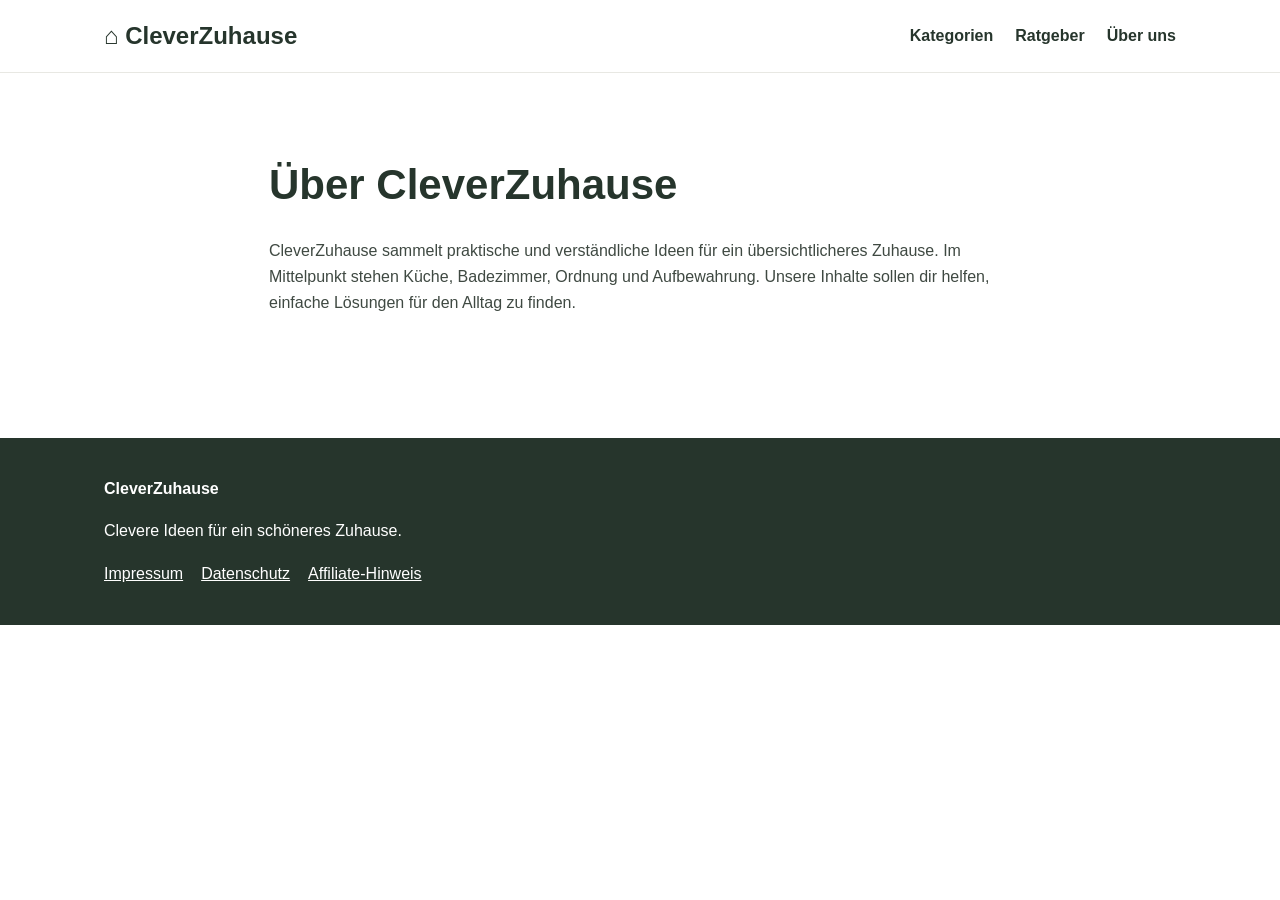
<file: ueber-uns.html>
<!doctype html><html lang="de"><head><meta charset="utf-8"><meta name="viewport" content="width=device-width,initial-scale=1"><title>Über CleverZuhause | CleverZuhause</title><link rel="stylesheet" href="style.css"></head><body><header><div class="wrap"><nav><a class="brand" href="index.html">⌂ CleverZuhause</a><div class="links"><a href="index.html#kategorien">Kategorien</a><a href="index.html#ratgeber">Ratgeber</a><a href="ueber-uns.html">Über uns</a></div></nav></div></header><main class="article"><h1>Über CleverZuhause</h1><p>CleverZuhause sammelt praktische und verständliche Ideen für ein übersichtlicheres Zuhause. Im Mittelpunkt stehen Küche, Badezimmer, Ordnung und Aufbewahrung. Unsere Inhalte sollen dir helfen, einfache Lösungen für den Alltag zu finden.</p></main><footer><div class="wrap"><strong>CleverZuhause</strong><p>Clevere Ideen für ein schöneres Zuhause.</p><a href="impressum.html">Impressum</a><a href="datenschutz.html">Datenschutz</a><a href="affiliate-hinweis.html">Affiliate-Hinweis</a></div></footer></body></html>
</file>
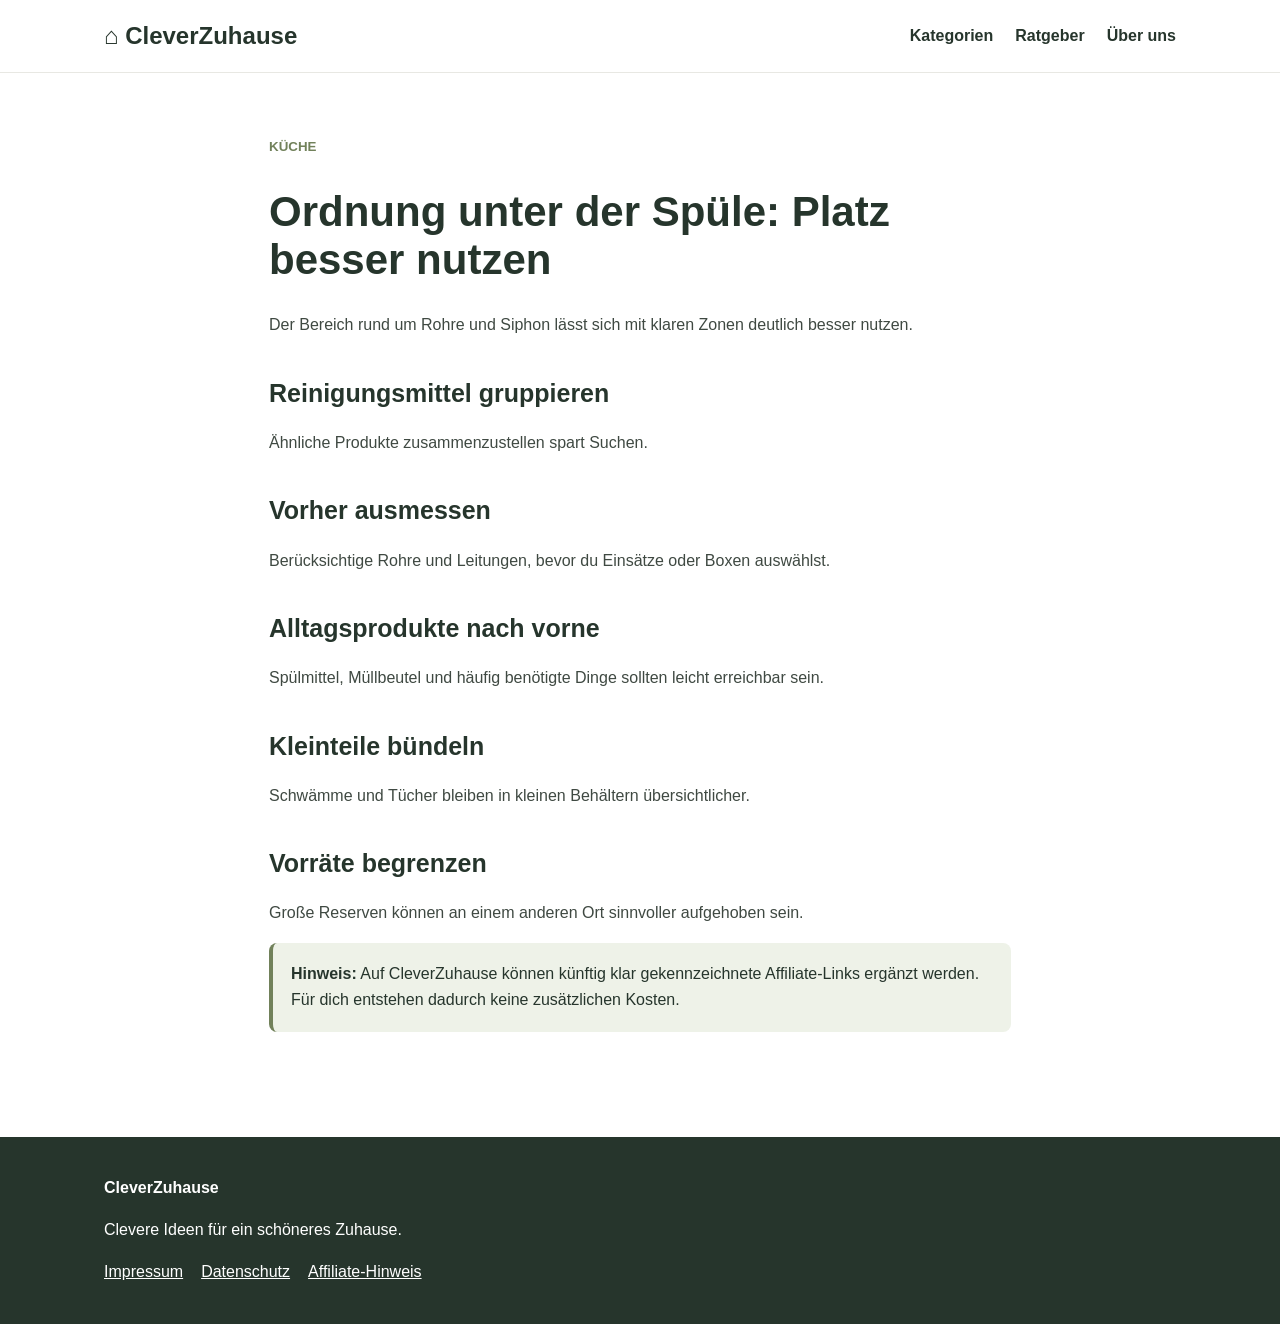
<file: unter-spuele-ordnung.html>
<!doctype html><html lang="de"><head><meta charset="utf-8"><meta name="viewport" content="width=device-width,initial-scale=1"><title>Ordnung unter der Spüle: Platz besser nutzen | CleverZuhause</title><meta name="description" content="Der Bereich rund um Rohre und Siphon lässt sich mit klaren Zonen deutlich besser nutzen."><link rel="stylesheet" href="style.css"></head><body><header><div class="wrap"><nav><a class="brand" href="index.html">⌂ CleverZuhause</a><div class="links"><a href="index.html#kategorien">Kategorien</a><a href="index.html#ratgeber">Ratgeber</a><a href="ueber-uns.html">Über uns</a></div></nav></div></header><main class="article"><small>KÜCHE</small><h1>Ordnung unter der Spüle: Platz besser nutzen</h1><p>Der Bereich rund um Rohre und Siphon lässt sich mit klaren Zonen deutlich besser nutzen.</p><h2>Reinigungsmittel gruppieren</h2><p>Ähnliche Produkte zusammenzustellen spart Suchen.</p><h2>Vorher ausmessen</h2><p>Berücksichtige Rohre und Leitungen, bevor du Einsätze oder Boxen auswählst.</p><h2>Alltagsprodukte nach vorne</h2><p>Spülmittel, Müllbeutel und häufig benötigte Dinge sollten leicht erreichbar sein.</p><h2>Kleinteile bündeln</h2><p>Schwämme und Tücher bleiben in kleinen Behältern übersichtlicher.</p><h2>Vorräte begrenzen</h2><p>Große Reserven können an einem anderen Ort sinnvoller aufgehoben sein.</p><div class="notice"><strong>Hinweis:</strong> Auf CleverZuhause können künftig klar gekennzeichnete Affiliate-Links ergänzt werden. Für dich entstehen dadurch keine zusätzlichen Kosten.</div></main><footer><div class="wrap"><strong>CleverZuhause</strong><p>Clevere Ideen für ein schöneres Zuhause.</p><a href="impressum.html">Impressum</a><a href="datenschutz.html">Datenschutz</a><a href="affiliate-hinweis.html">Affiliate-Hinweis</a></div></footer></body></html>
</file>
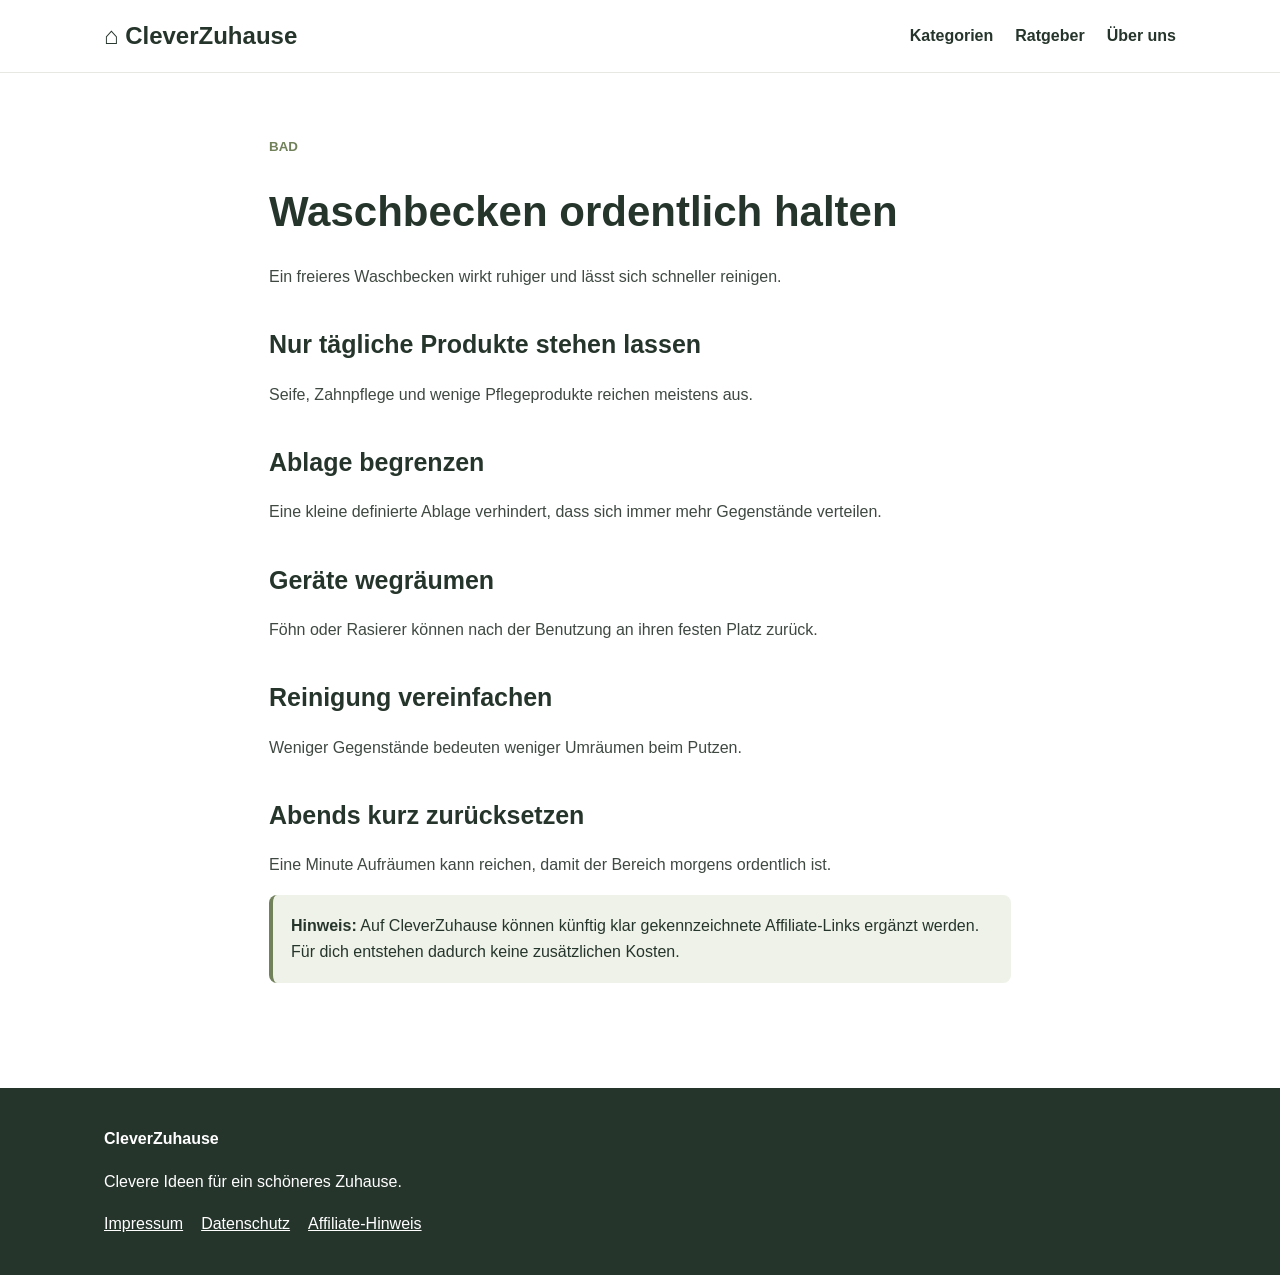
<file: waschbecken-ordnung.html>
<!doctype html><html lang="de"><head><meta charset="utf-8"><meta name="viewport" content="width=device-width,initial-scale=1"><title>Waschbecken ordentlich halten | CleverZuhause</title><meta name="description" content="Ein freieres Waschbecken wirkt ruhiger und lässt sich schneller reinigen."><link rel="stylesheet" href="style.css"></head><body><header><div class="wrap"><nav><a class="brand" href="index.html">⌂ CleverZuhause</a><div class="links"><a href="index.html#kategorien">Kategorien</a><a href="index.html#ratgeber">Ratgeber</a><a href="ueber-uns.html">Über uns</a></div></nav></div></header><main class="article"><small>BAD</small><h1>Waschbecken ordentlich halten</h1><p>Ein freieres Waschbecken wirkt ruhiger und lässt sich schneller reinigen.</p><h2>Nur tägliche Produkte stehen lassen</h2><p>Seife, Zahnpflege und wenige Pflegeprodukte reichen meistens aus.</p><h2>Ablage begrenzen</h2><p>Eine kleine definierte Ablage verhindert, dass sich immer mehr Gegenstände verteilen.</p><h2>Geräte wegräumen</h2><p>Föhn oder Rasierer können nach der Benutzung an ihren festen Platz zurück.</p><h2>Reinigung vereinfachen</h2><p>Weniger Gegenstände bedeuten weniger Umräumen beim Putzen.</p><h2>Abends kurz zurücksetzen</h2><p>Eine Minute Aufräumen kann reichen, damit der Bereich morgens ordentlich ist.</p><div class="notice"><strong>Hinweis:</strong> Auf CleverZuhause können künftig klar gekennzeichnete Affiliate-Links ergänzt werden. Für dich entstehen dadurch keine zusätzlichen Kosten.</div></main><footer><div class="wrap"><strong>CleverZuhause</strong><p>Clevere Ideen für ein schöneres Zuhause.</p><a href="impressum.html">Impressum</a><a href="datenschutz.html">Datenschutz</a><a href="affiliate-hinweis.html">Affiliate-Hinweis</a></div></footer></body></html>
</file>
<file: style.css>
:root{--green:#71815a;--dark:#26352c;--cream:#f7f4ec;--muted:#68736b}
*{box-sizing:border-box}body{margin:0;font-family:Arial,Helvetica,sans-serif;color:var(--dark);line-height:1.65}a{color:inherit}
.wrap{max-width:1120px;margin:auto;padding:0 24px}header{background:#fff;border-bottom:1px solid #e8e8e3;position:sticky;top:0;z-index:5}
nav{height:72px;display:flex;align-items:center;justify-content:space-between}.brand{font-size:24px;font-weight:800;text-decoration:none}.links a{margin-left:22px;text-decoration:none;font-weight:600}
.hero{background:linear-gradient(135deg,#f7f4ec,#edf2e7);padding:82px 0}.hero h1{font-size:52px;line-height:1.08;margin:0 0 18px;max-width:760px}.hero p{font-size:20px;max-width:680px;color:var(--muted)}
.btn{display:inline-block;margin-top:16px;background:var(--dark);color:white;padding:13px 20px;border-radius:10px;text-decoration:none;font-weight:700}
section{padding:65px 0}h2{font-size:34px;margin:0 0 10px}.intro{color:var(--muted);max-width:760px;margin-bottom:28px}
.grid{display:grid;grid-template-columns:repeat(3,1fr);gap:20px}.card{background:var(--cream);padding:26px;border-radius:18px}.card .icon{font-size:36px}.card h3{margin:12px 0 5px}
.posts{display:grid;grid-template-columns:repeat(2,1fr);gap:18px}.post{border:1px solid #e1e4dd;border-radius:15px;padding:22px;text-decoration:none}.post:hover{background:#fafaf7}.post small,.article small{color:var(--green);font-weight:800}
.notice{background:#eef2e8;border-left:4px solid var(--green);padding:18px;border-radius:8px}
.article{max-width:790px;margin:auto;padding:60px 24px}.article h1{font-size:42px;line-height:1.15}.article h2{font-size:25px;margin-top:34px}.article p{color:#3f4942}
footer{background:var(--dark);color:#fff;padding:38px 0;margin-top:45px}footer a{margin-right:18px}
@media(max-width:800px){.grid,.posts{grid-template-columns:1fr}.hero h1{font-size:39px}.links{display:none}}
</file>
